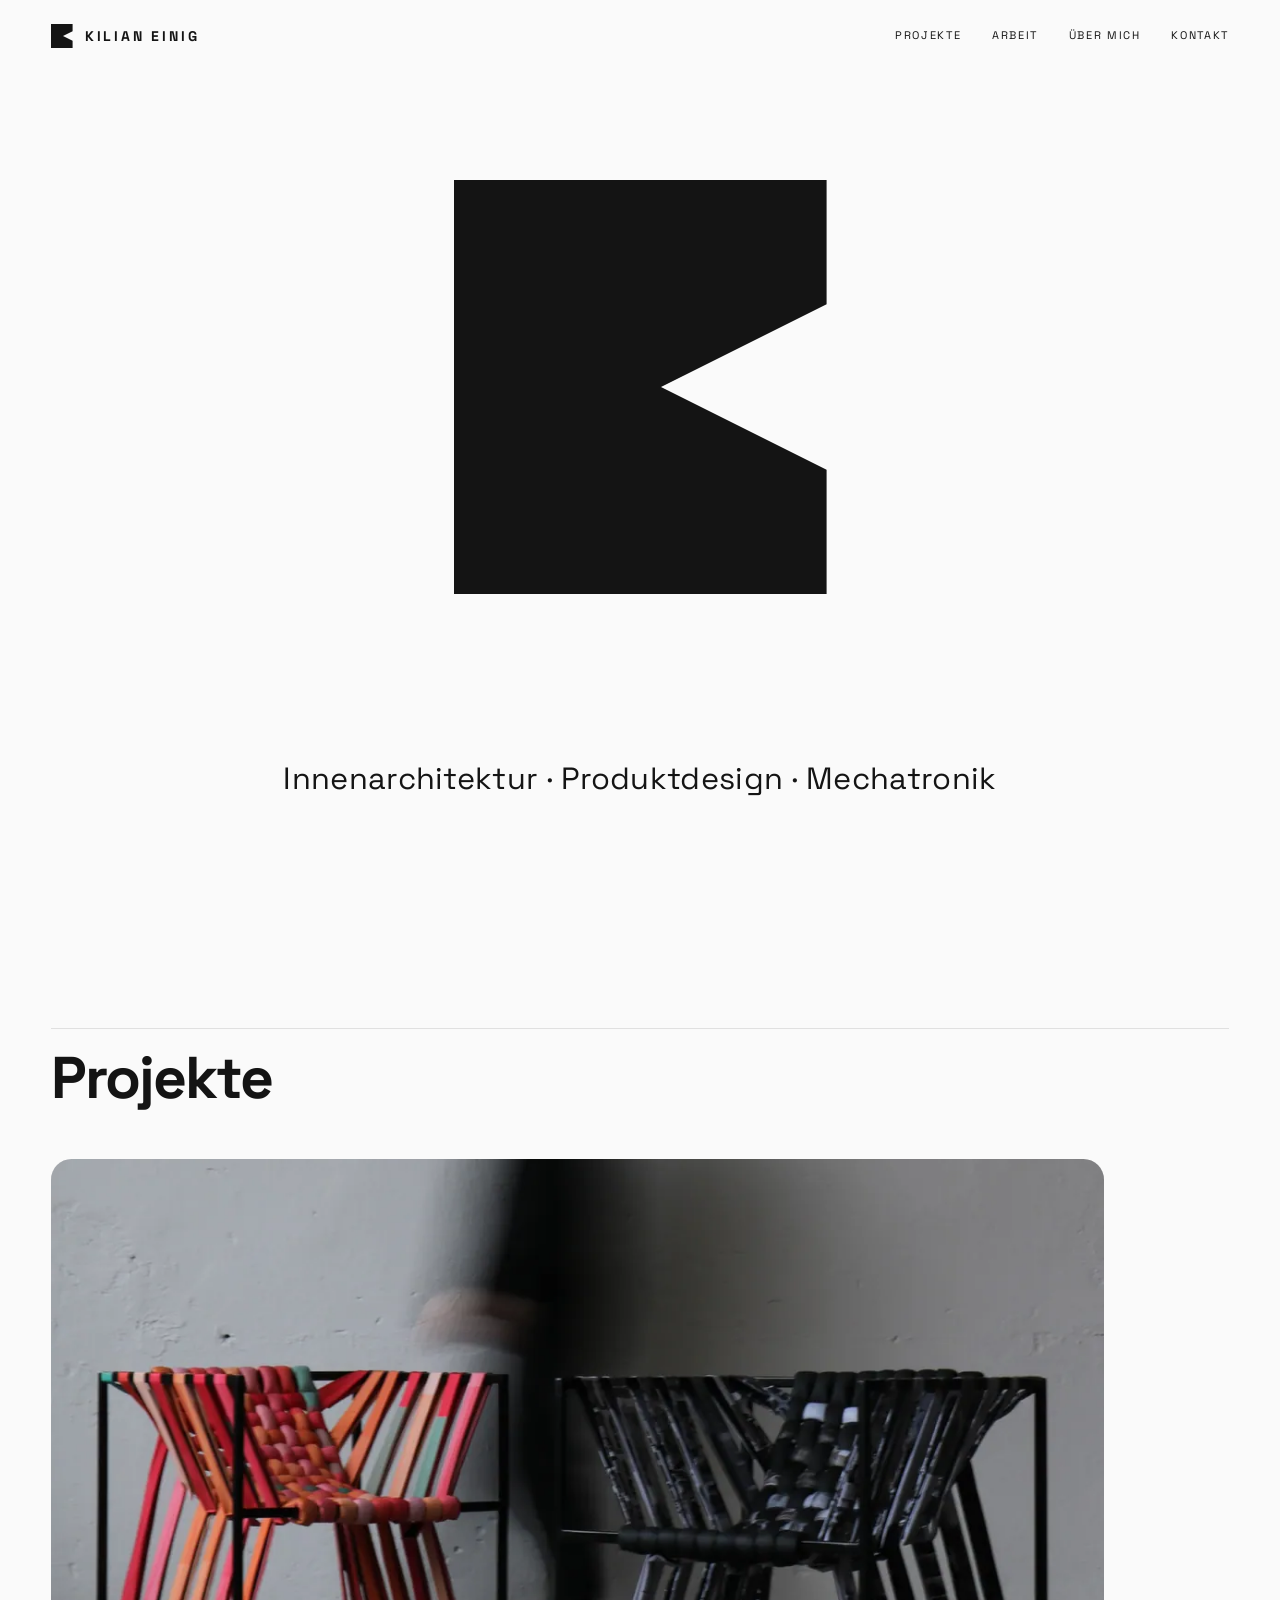
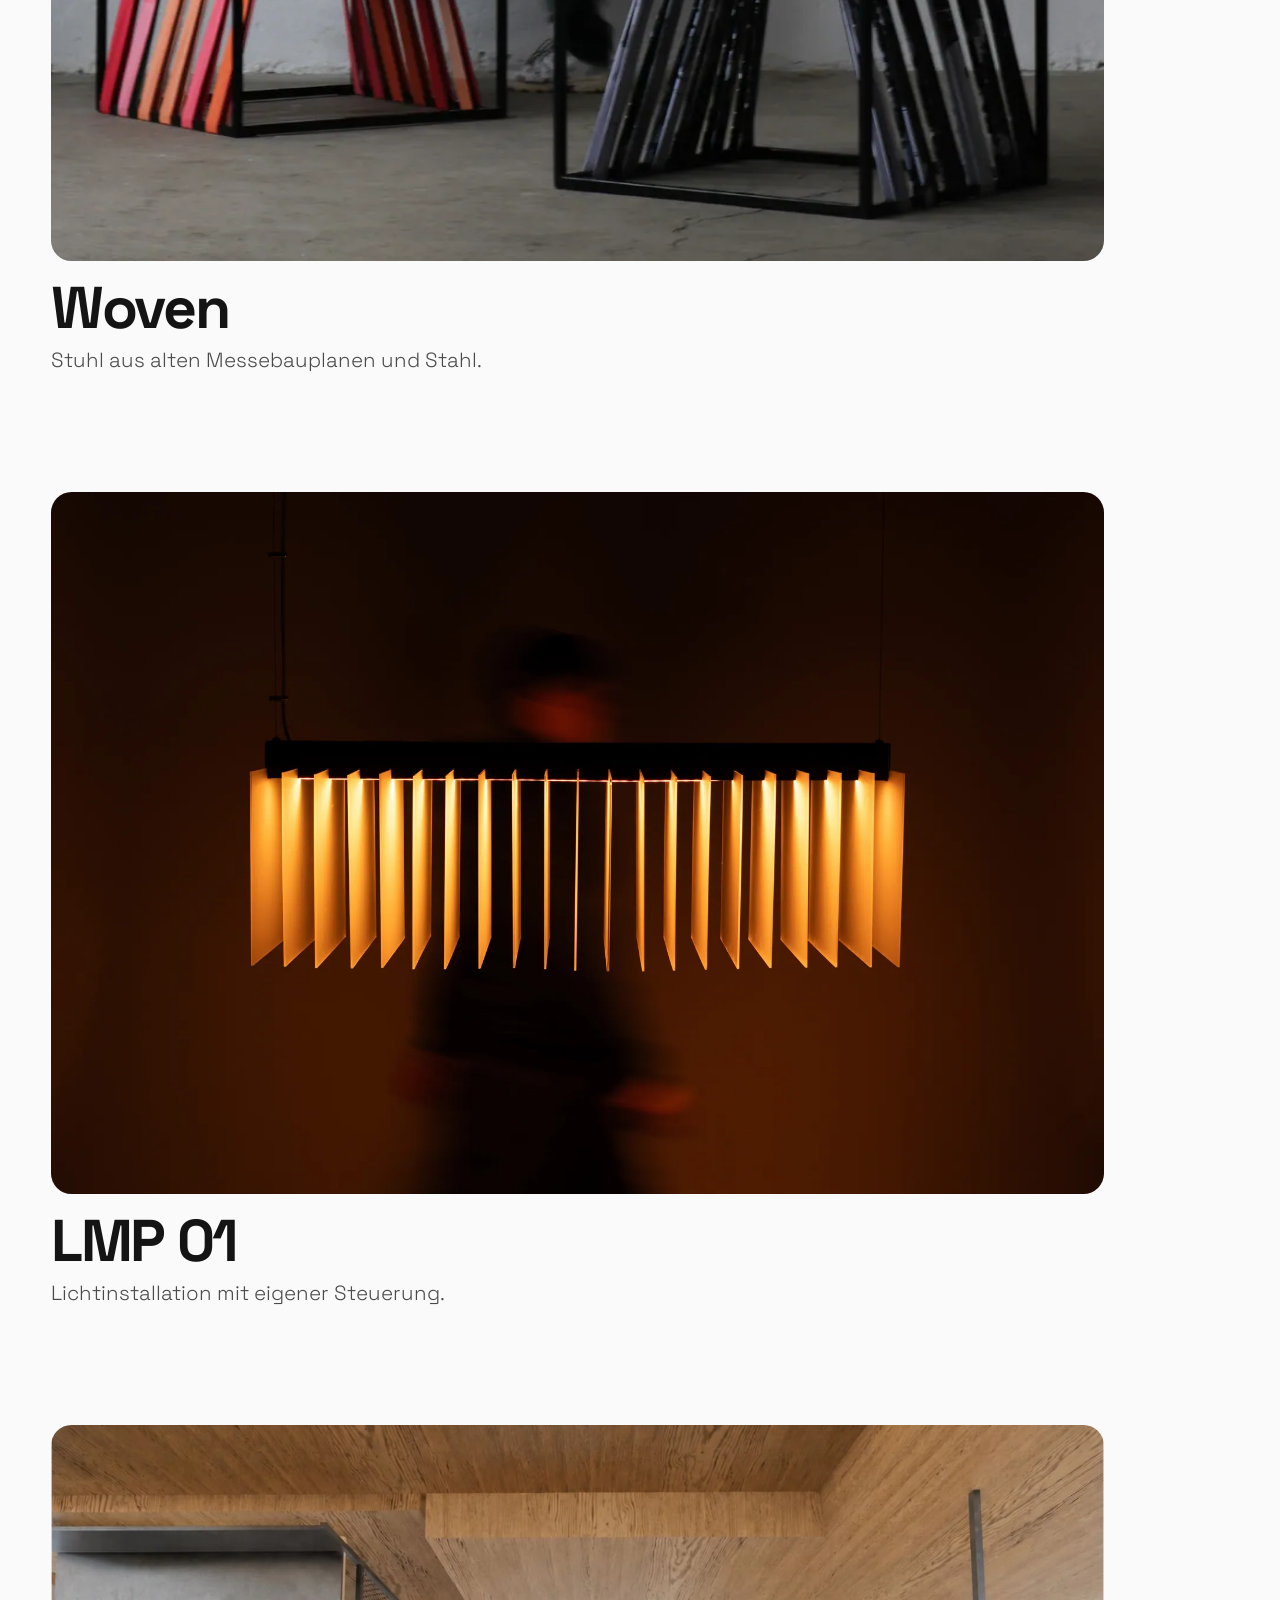
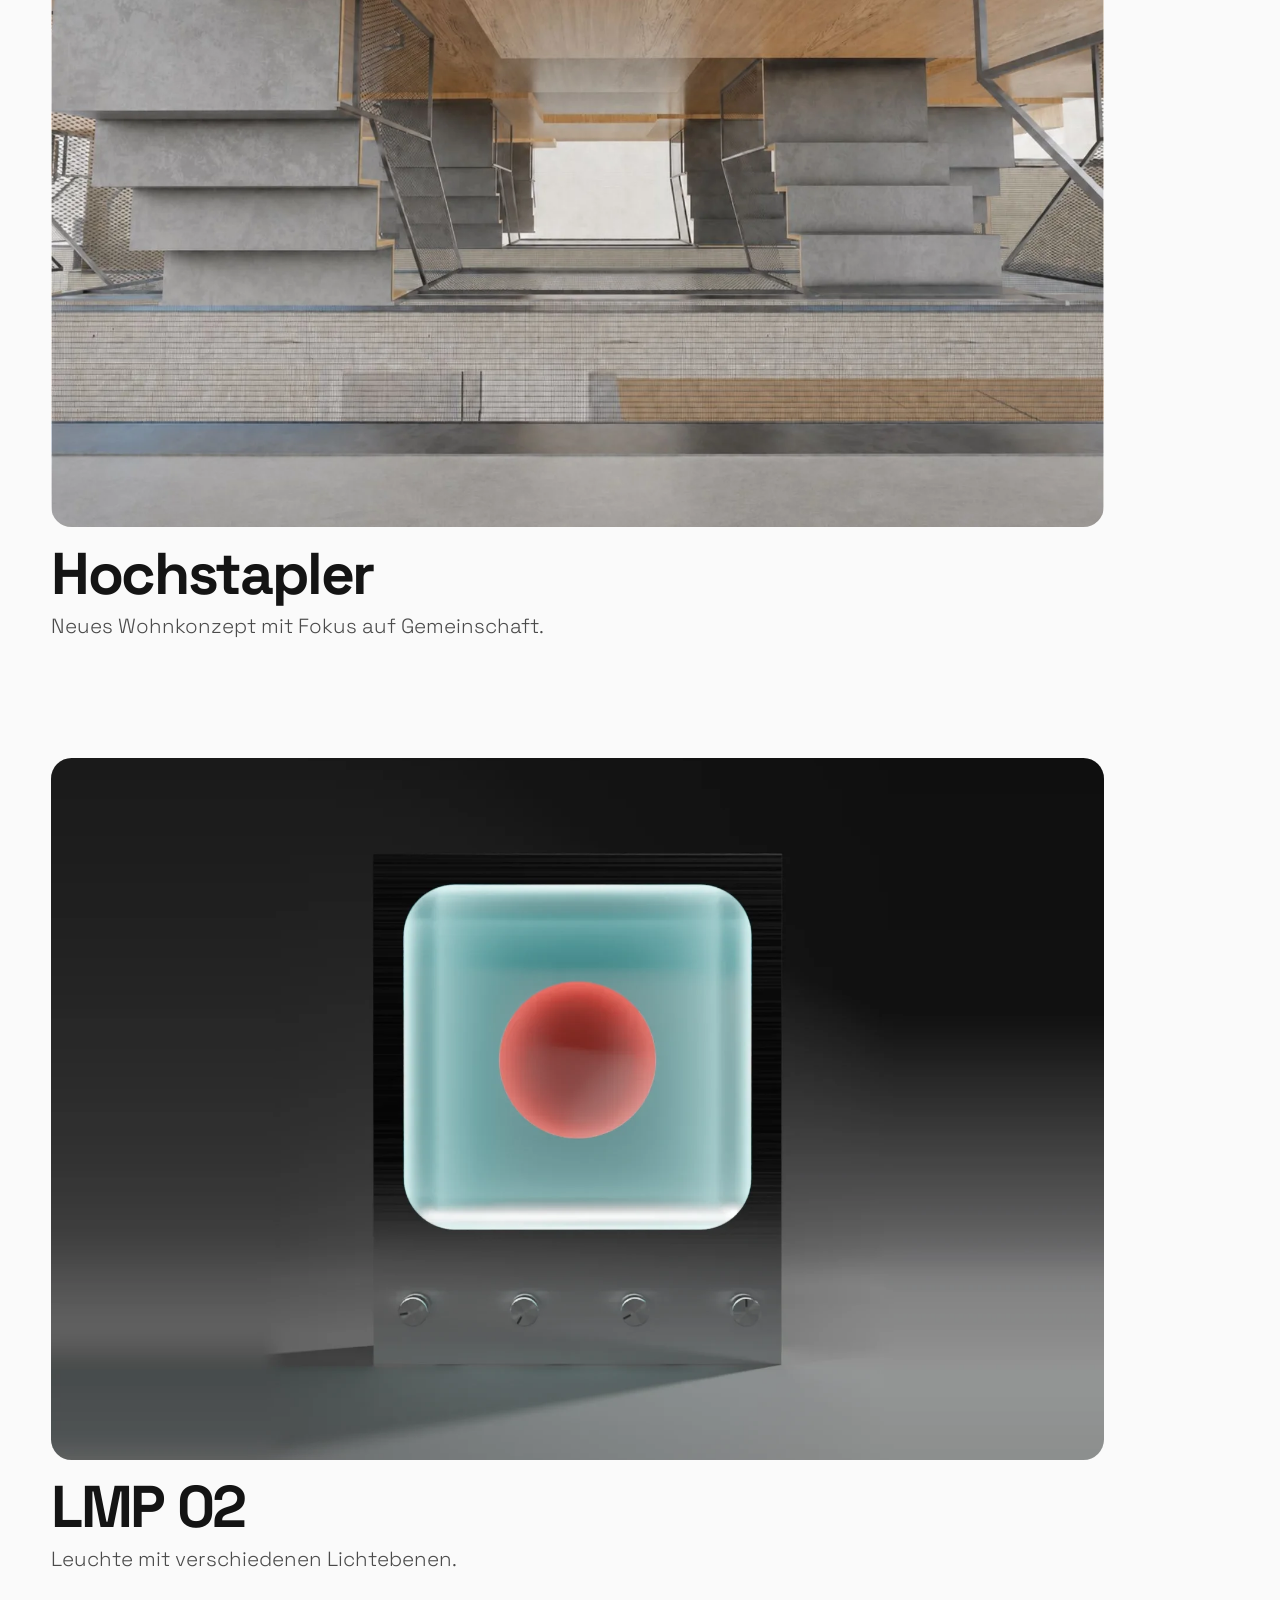
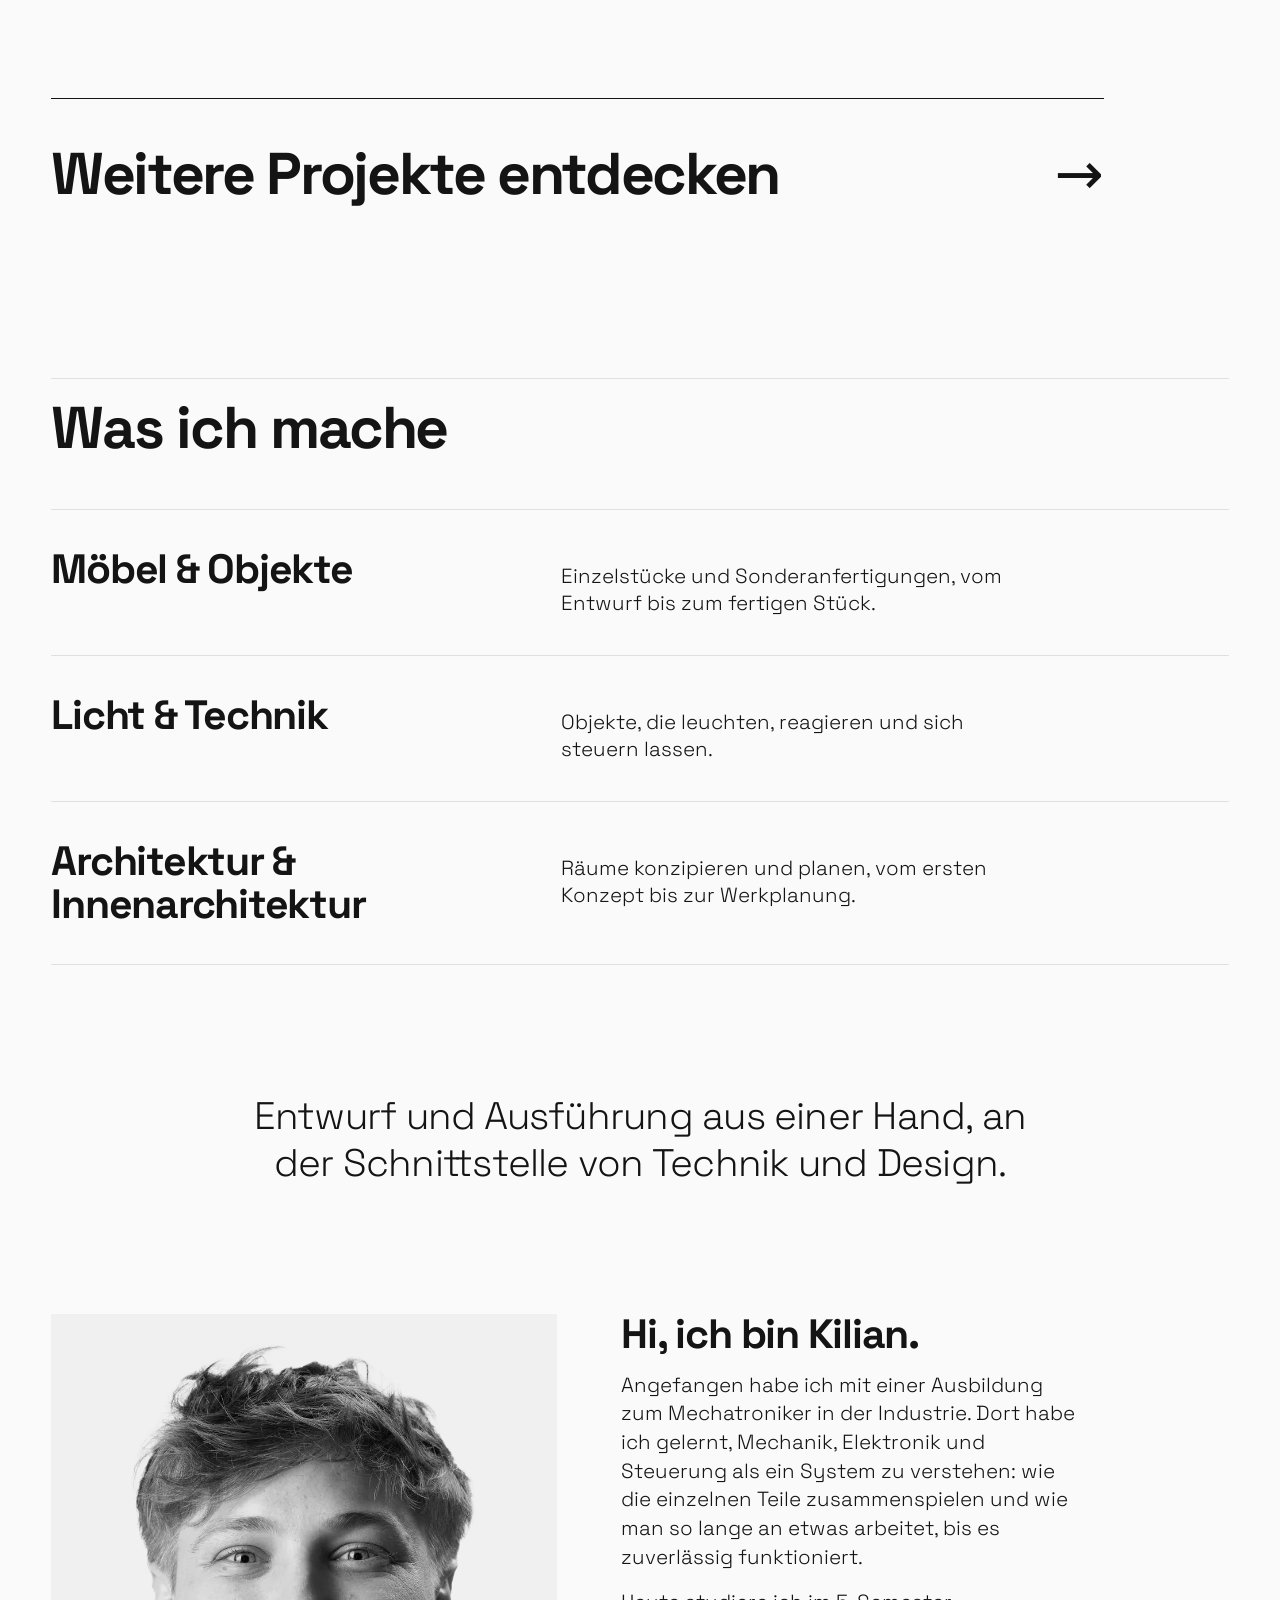
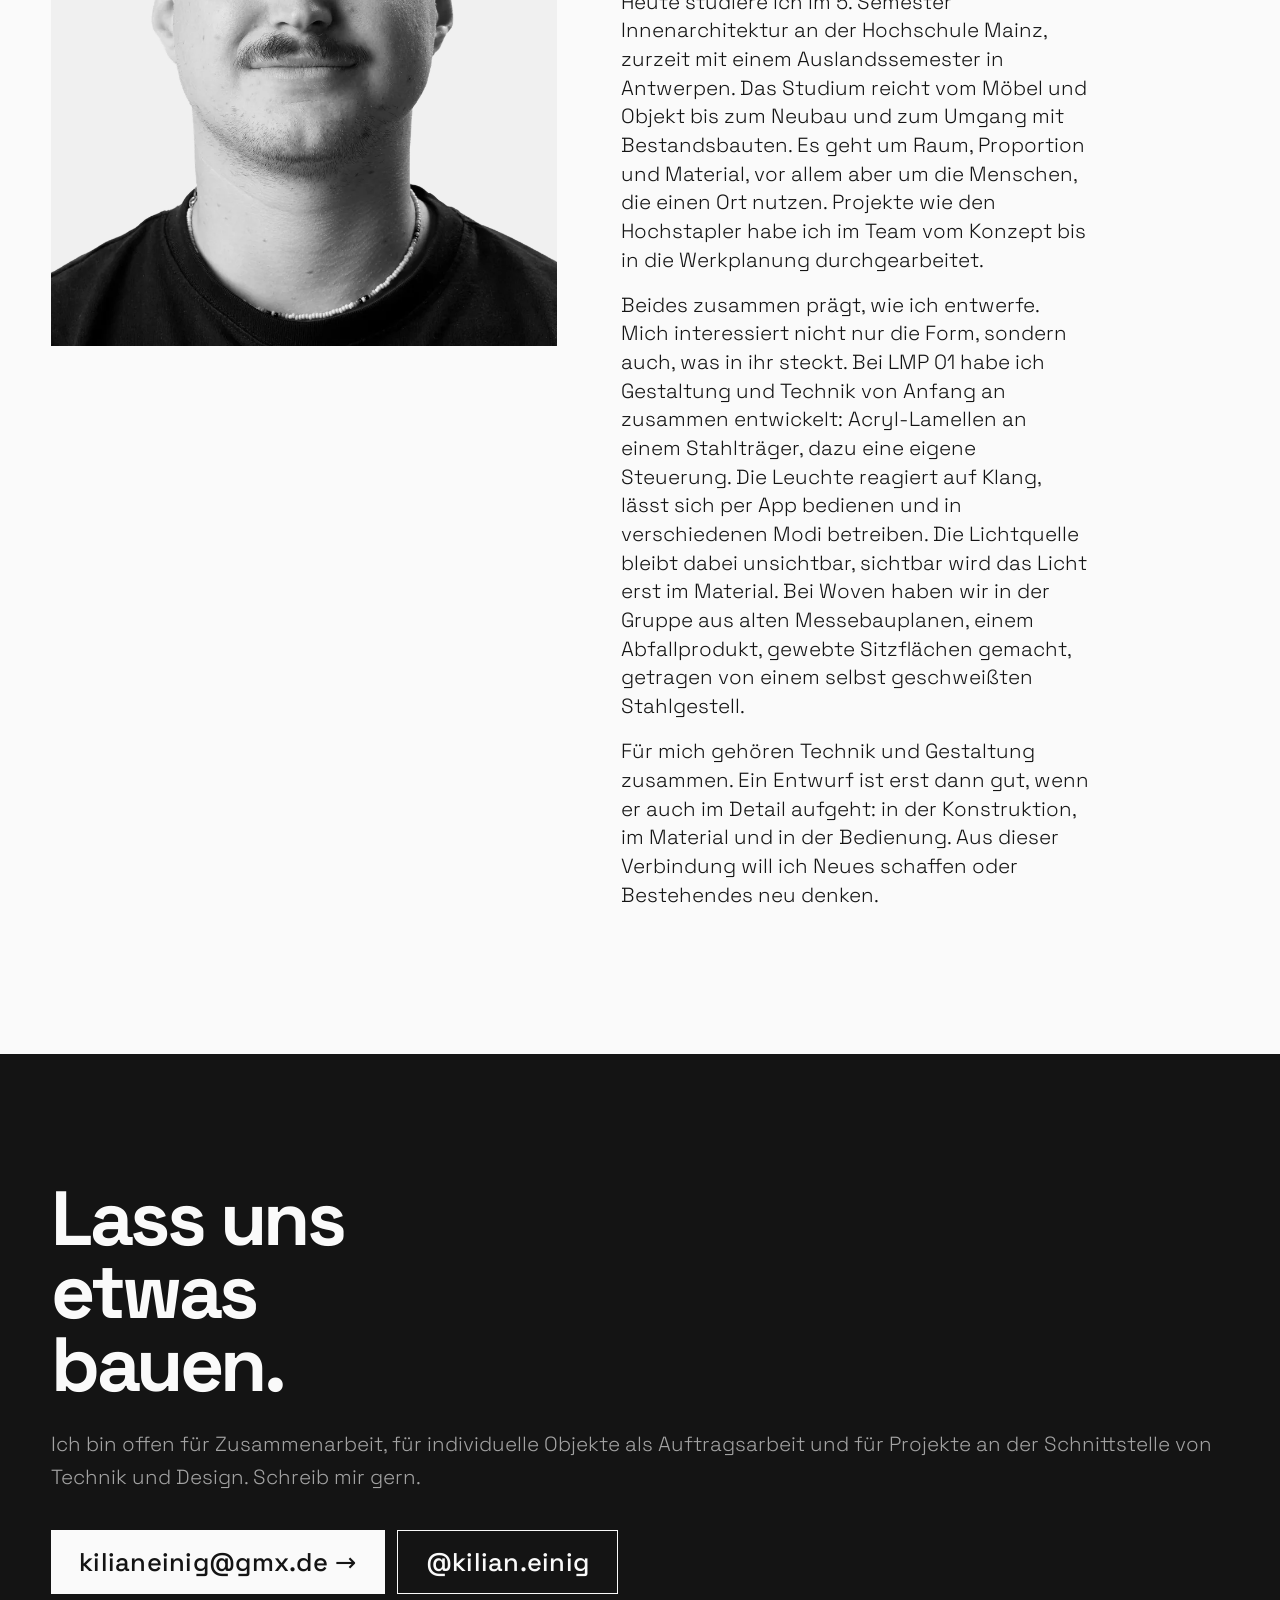
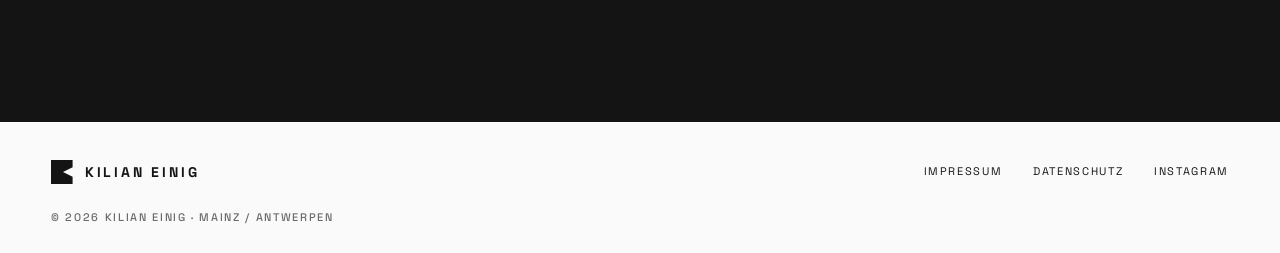
<file: index.html>
<!doctype html>
<html lang="de">
<head>
<meta charset="utf-8">
<meta name="viewport" content="width=device-width, initial-scale=1, viewport-fit=cover">
<title>Kilian Einig – Innenarchitektur, Produktdesign & Mechatronik</title>
<meta name="description" content="Kilian Einig – Mechatroniker und Student der Innenarchitektur. Möbel, Leuchten und Räume, vom Entwurf bis ins Detail.">
<link rel="canonical" href="https://kilianeinig.de/">
<meta name="author" content="Kilian Einig">
<meta property="og:type" content="website">
<meta property="og:title" content="Kilian Einig – Innenarchitektur, Produktdesign & Mechatronik">
<meta property="og:url" content="https://kilianeinig.de/">
<meta property="og:site_name" content="Kilian Einig">
<meta property="og:description" content="Möbel, Leuchten und Räume, vom Entwurf bis ins Detail.">
<meta property="og:image" content="https://kilianeinig.de/img/og-cover.jpg">
<meta property="og:image:width" content="1200">
<meta property="og:image:height" content="630">
<meta property="og:image:type" content="image/jpeg">
<meta name="twitter:card" content="summary_large_image">
<meta name="twitter:title" content="Kilian Einig – Innenarchitektur, Produktdesign & Mechatronik">
<meta name="twitter:description" content="Möbel, Leuchten und Räume, vom Entwurf bis ins Detail.">
<meta name="twitter:image" content="https://kilianeinig.de/img/og-cover.jpg">
<meta property="og:locale" content="de_DE">
<meta name="theme-color" content="#FAFAFA">
<meta name="google-site-verification" content="kuIJzWjY-RuJxqAMOksRUJtV9woZFyFK2RjqSHTH9n8">
<link rel="icon" type="image/png" sizes="32x32" href="/img/favicon-32.png?v=3">
<link rel="icon" type="image/png" sizes="192x192" href="/img/icon-192.png?v=3">
<link rel="shortcut icon" href="/favicon.ico?v=3">
<link rel="apple-touch-icon" sizes="180x180" href="/apple-touch-icon.png?v=3">
<link rel="manifest" href="site.webmanifest">
<link rel="preload" href="fonts/SpaceGrotesk-700.woff2" as="font" type="font/woff2" crossorigin>
<script type="application/ld+json">
{"@context":"https://schema.org","@graph":[
{"@type":"WebSite","@id":"https://kilianeinig.de/#website","url":"https://kilianeinig.de/","name":"Kilian Einig","inLanguage":"de"},
{"@type":"Person","@id":"https://kilianeinig.de/#person","name":"Kilian Einig","url":"https://kilianeinig.de/","image":"https://kilianeinig.de/img/portrait.webp","email":"mailto:kilianeinig@gmx.de",
"jobTitle":["Mechatroniker","Student der Innenarchitektur"],
"description":"Mechatroniker und Student der Innenarchitektur. Möbel, Leuchten und Räume, vom Entwurf bis ins Detail.",
"knowsAbout":["Innenarchitektur","Produktdesign","Möbeldesign","Lichtdesign","Mechatronik"],
"sameAs":["https://www.instagram.com/kilian.einig/"]}
]}
</script>
<link rel="stylesheet" href="css/style.css">

</head>
<body data-page="home">
<a class="skip" href="#main">Zum Inhalt springen</a>

<header class="nav" id="top">
  <div class="wrap nav-in">
    <a class="brand" href="#start" aria-label="Kilian Einig, nach oben"><svg viewBox="10 10 90 100" aria-hidden="true"><path d="M10,10 H100 V40 L60,60 L100,80 V110 H10 Z"/></svg><span>Kilian Einig</span></a>
    <nav class="links" aria-label="Hauptnavigation"><ul>
      <li><a href="projekte.html">Projekte</a></li>
      <li><a href="#arbeit">Arbeit</a></li>
      <li><a href="#ueber">Über mich</a></li>
      <li><a href="#kontakt">Kontakt</a></li>
    </ul></nav>
  </div>
</header>

<main id="main">
  <!-- 1 · Auftakt -->
  <section class="hero" id="start" aria-labelledby="h-hero">
    <div class="hero-img" id="hero-img">
      <span class="mark-wrap"><svg class="hero-mark" viewBox="10 10 90 100" role="img" aria-label="Logo von Kilian Einig"><path d="M10,10 H100 V40 L60,60 L100,80 V110 H10 Z"/></svg></span>
    </div>
    <div class="wrap hero-body">
      <div class="hero-copy">
        <h1 id="h-hero"><span class="vh">Kilian Einig – </span>Innenarchitektur · Produktdesign · Mechatronik</h1>
      </div>
    </div>
  </section>

  <!-- 2 · Projekte -->
  <section class="sec wrap" id="projekte" aria-labelledby="h-projekte">
    <h2 class="rule-title" id="h-projekte">Projekte</h2>
    <div class="stack" id="works"></div>
  </section>

  <!-- 3 · Was ich mache -->
  <section class="sec wrap" id="arbeit" aria-labelledby="h-arbeit">
    <h2 class="rule-title" id="h-arbeit">Was ich mache</h2>
    <ul class="felder" id="felder"></ul>
  </section>

  <!-- 4 · Über mich -->
  <section class="sec wrap" id="ueber" aria-labelledby="h-ueber">
    <h2 class="vh" id="h-ueber">Über mich</h2>
    <blockquote class="quote" id="zitat"></blockquote>
    <div class="about">
      <figure><img src="img/portrait.webp" alt="Porträt von Kilian Einig in Schwarzweiß" width="1600" height="1101" loading="lazy" decoding="async"></figure>
      <div class="about-copy">
        <h3>Hi, ich bin Kilian.</h3>
        <div id="about-text"></div>
      </div>
    </div>
  </section>
</main>



<!-- 8 · Kontakt -->
<section class="contact" id="kontakt" aria-labelledby="h-kontakt">
  <div class="wrap">
    <h2 id="h-kontakt"><span class="w">Lass</span> <span class="w">uns</span><br><span class="w">etwas</span><br><span class="w">bauen.</span></h2>
    <p class="contact-sub">Ich bin offen für Zusammenarbeit, für individuelle Objekte als Auftragsarbeit und für Projekte an der Schnittstelle von Technik und Design. Schreib mir gern.</p>
    <div class="contact-links">
      <a class="btn btn-light mail" id="mail" href="mailto:kilianeinig@gmx.de">kilianeinig@gmx.de →</a>
      <a class="btn btn-ghost" data-insta="name" href="https://www.instagram.com/kilian.einig/" target="_blank" rel="noopener">@kilian.einig</a>
    </div>
  </div>
</section>

<!-- 9 · Fuß -->
<footer class="foot">
  <div class="wrap foot-in">
    <a class="brand" href="#start"><svg viewBox="10 10 90 100" aria-hidden="true"><path d="M10,10 H100 V40 L60,60 L100,80 V110 H10 Z"/></svg><span>Kilian Einig</span></a>
    <nav class="links legal" aria-label="Rechtliches"><ul>
      <li><a href="impressum.html">Impressum</a></li>
      <li><a href="datenschutz.html">Datenschutz</a></li>
      <li><a data-insta href="https://www.instagram.com/kilian.einig/" target="_blank" rel="noopener">Instagram</a></li>
    </ul></nav>
  </div>
  <p class="wrap foot-line label muted" id="foot"></p>
</footer>

<script src="js/vendor/lenis.min.js"></script>
<script src="js/data.js"></script>
<script src="js/dims.js"></script>
<script src="js/main.js"></script>
</body>
</html>
</file>
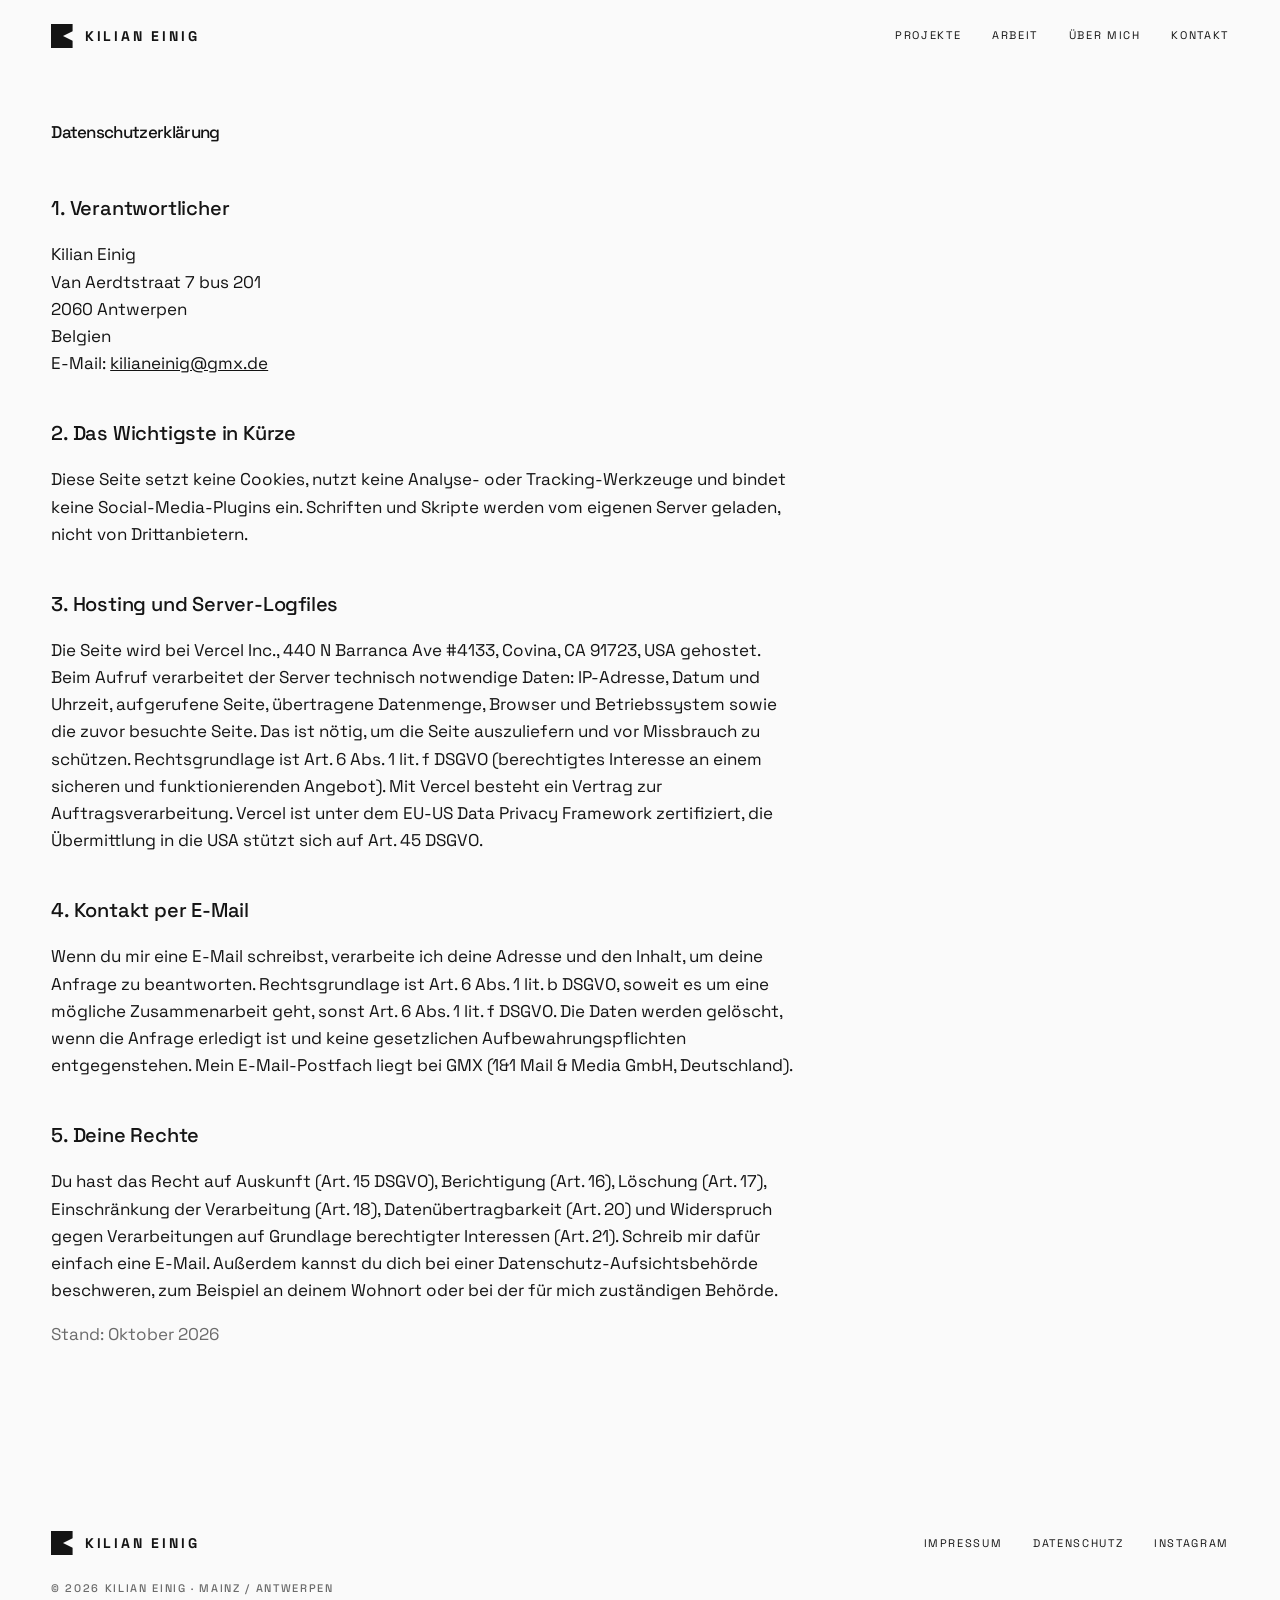
<file: datenschutz.html>
<!doctype html>
<html lang="de">
<head>
<meta charset="utf-8">
<meta name="robots" content="noindex, follow">
<meta name="viewport" content="width=device-width, initial-scale=1, viewport-fit=cover">
<title>Datenschutzerklärung – Kilian Einig</title>
<meta name="description" content="Datenschutzerklärung der Website von Kilian Einig.">
<link rel="canonical" href="https://kilianeinig.de/datenschutz.html">
<meta name="theme-color" content="#FAFAFA">
<link rel="icon" type="image/png" sizes="32x32" href="/img/favicon-32.png?v=3">
<link rel="icon" type="image/png" sizes="192x192" href="/img/icon-192.png?v=3">
<link rel="shortcut icon" href="/favicon.ico?v=3">
<link rel="apple-touch-icon" sizes="180x180" href="/apple-touch-icon.png?v=3">
<link rel="manifest" href="site.webmanifest">
<link rel="stylesheet" href="css/style.css">
</head>
<body data-page="recht">
<a class="skip" href="#main">Zum Inhalt springen</a>
<header class="nav" id="top">
  <div class="wrap nav-in">
    <a class="brand" href="./" aria-label="Kilian Einig, Startseite"><svg viewBox="10 10 90 100" aria-hidden="true"><path d="M10,10 H100 V40 L60,60 L100,80 V110 H10 Z"/></svg><span>Kilian Einig</span></a>
    <nav class="links" aria-label="Hauptnavigation"><ul>
      <li><a href="projekte.html">Projekte</a></li>
      <li><a href="./#arbeit">Arbeit</a></li>
      <li><a href="./#ueber">Über mich</a></li>
      <li><a href="./#kontakt">Kontakt</a></li>
    </ul></nav>
  </div>
</header>
<main id="main" class="wrap legal-page">
<h1>Datenschutzerklärung</h1>
<div class="legal-body">
<h2>1. Verantwortlicher</h2>
<p>Kilian Einig<br>Van Aerdtstraat 7 bus 201<br>2060 Antwerpen<br>Belgien<br>E-Mail: <a href="mailto:kilianeinig@gmx.de">kilianeinig@gmx.de</a></p>

<h2>2. Das Wichtigste in Kürze</h2>
<p>Diese Seite setzt keine Cookies, nutzt keine Analyse- oder Tracking-Werkzeuge und bindet keine Social-Media-Plugins ein. Schriften und Skripte werden vom eigenen Server geladen, nicht von Drittanbietern.</p>

<h2>3. Hosting und Server-Logfiles</h2>
<p>Die Seite wird bei Vercel Inc., 440 N Barranca Ave #4133, Covina, CA 91723, USA gehostet. Beim Aufruf verarbeitet der Server technisch notwendige Daten: IP-Adresse, Datum und Uhrzeit, aufgerufene Seite, übertragene Datenmenge, Browser und Betriebssystem sowie die zuvor besuchte Seite. Das ist nötig, um die Seite auszuliefern und vor Missbrauch zu schützen. Rechtsgrundlage ist Art. 6 Abs. 1 lit. f DSGVO (berechtigtes Interesse an einem sicheren und funktionierenden Angebot). Mit Vercel besteht ein Vertrag zur Auftragsverarbeitung. Vercel ist unter dem EU-US Data Privacy Framework zertifiziert, die Übermittlung in die USA stützt sich auf Art. 45 DSGVO.</p>

<h2>4. Kontakt per E-Mail</h2>
<p>Wenn du mir eine E-Mail schreibst, verarbeite ich deine Adresse und den Inhalt, um deine Anfrage zu beantworten. Rechtsgrundlage ist Art. 6 Abs. 1 lit. b DSGVO, soweit es um eine mögliche Zusammenarbeit geht, sonst Art. 6 Abs. 1 lit. f DSGVO. Die Daten werden gelöscht, wenn die Anfrage erledigt ist und keine gesetzlichen Aufbewahrungspflichten entgegenstehen. Mein E-Mail-Postfach liegt bei GMX (1&amp;1 Mail &amp; Media GmbH, Deutschland).</p>

<h2>5. Deine Rechte</h2>
<p>Du hast das Recht auf Auskunft (Art. 15 DSGVO), Berichtigung (Art. 16), Löschung (Art. 17), Einschränkung der Verarbeitung (Art. 18), Datenübertragbarkeit (Art. 20) und Widerspruch gegen Verarbeitungen auf Grundlage berechtigter Interessen (Art. 21). Schreib mir dafür einfach eine E-Mail. Außerdem kannst du dich bei einer Datenschutz-Aufsichtsbehörde beschweren, zum Beispiel an deinem Wohnort oder bei der für mich zuständigen Behörde.</p>

<p class="small muted">Stand: Oktober 2026</p>
</div>
</main>
<footer class="foot">
  <div class="wrap foot-in">
    <a class="brand" href="./"><svg viewBox="10 10 90 100" aria-hidden="true"><path d="M10,10 H100 V40 L60,60 L100,80 V110 H10 Z"/></svg><span>Kilian Einig</span></a>
    <nav class="links legal" aria-label="Rechtliches"><ul>
      <li><a href="impressum.html">Impressum</a></li>
      <li><a href="datenschutz.html">Datenschutz</a></li>
      <li><a data-insta href="https://www.instagram.com/kilian.einig/" target="_blank" rel="noopener">Instagram</a></li>
    </ul></nav>
  </div>
  <p class="wrap foot-line label muted" id="foot"></p>
</footer>
<script src="js/vendor/lenis.min.js"></script>
<script src="js/data.js"></script>
<script src="js/main.js"></script>
</body>
</html>
</file>
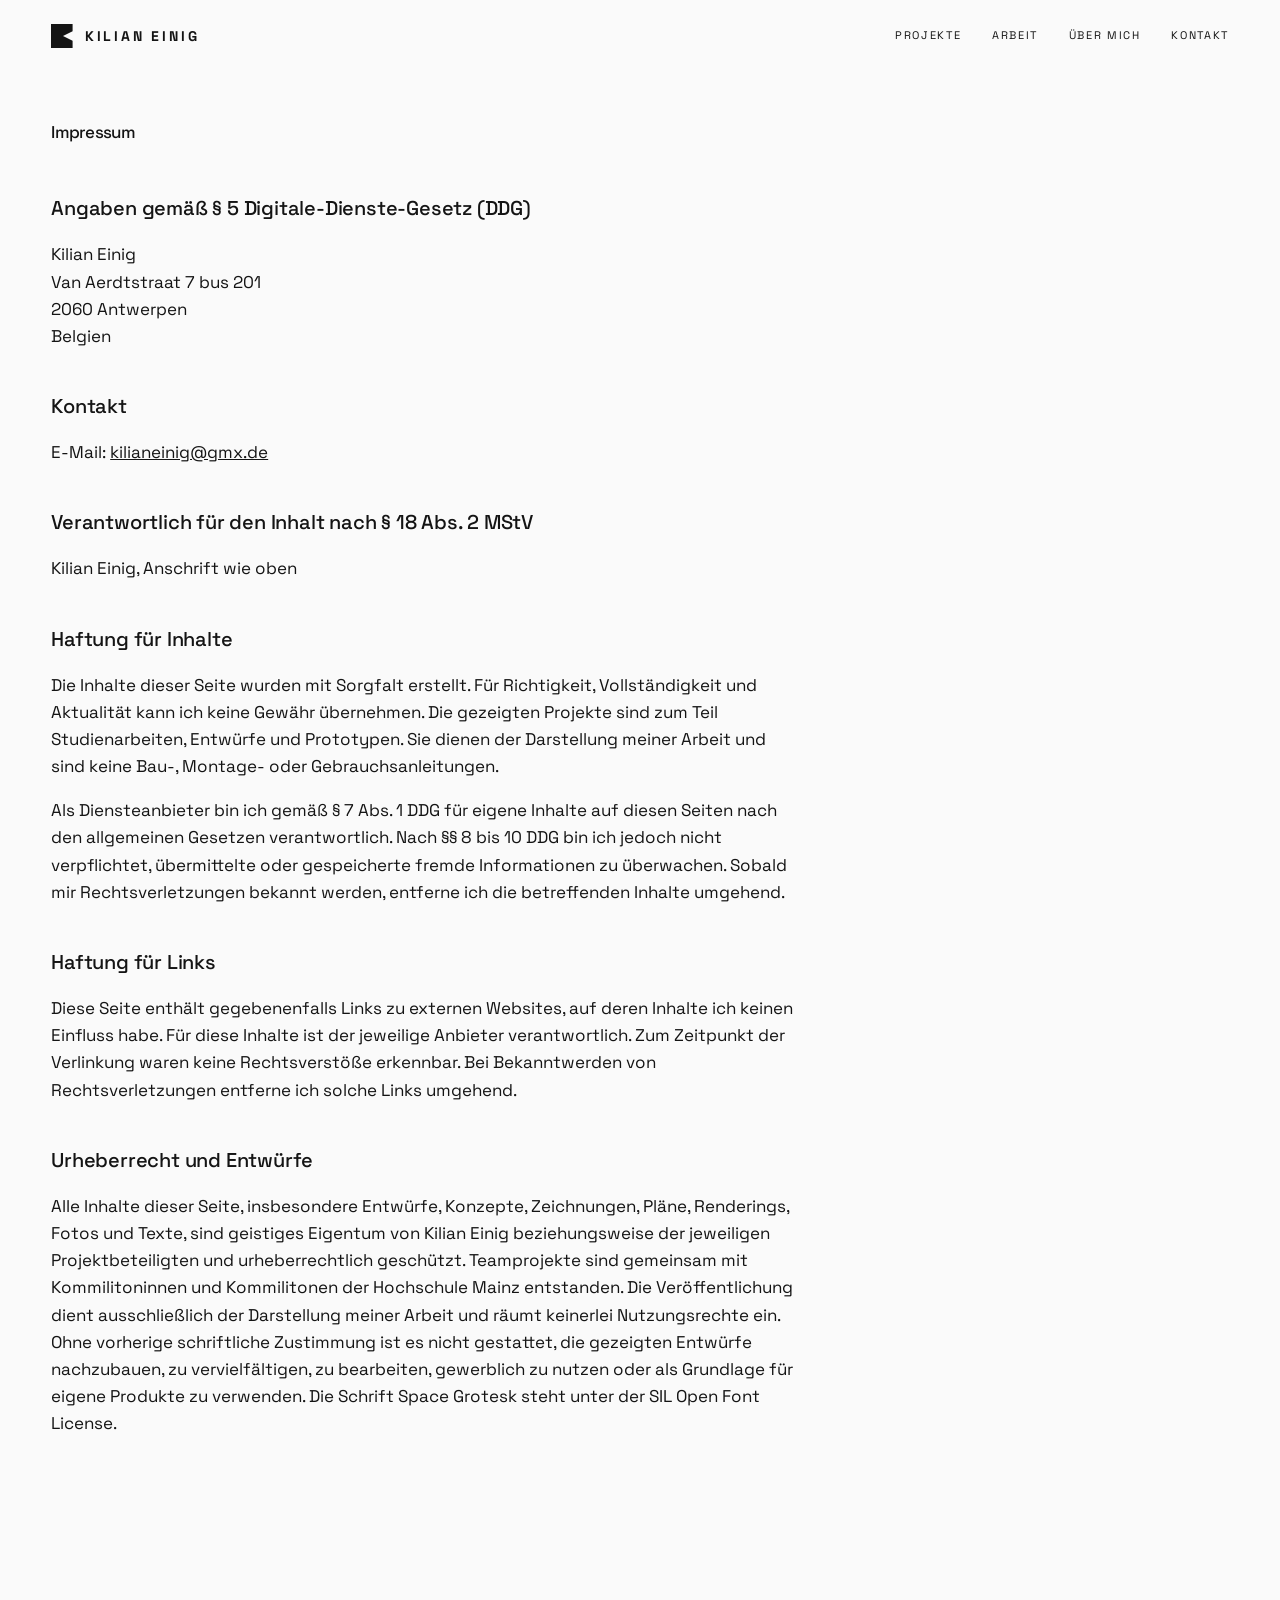
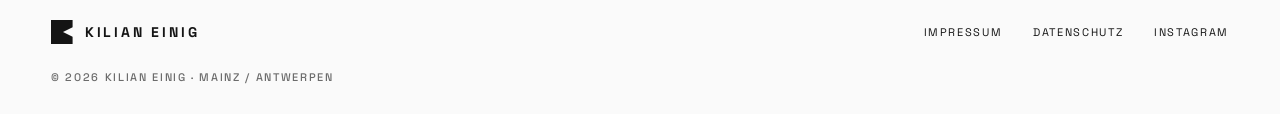
<file: impressum.html>
<!doctype html>
<html lang="de">
<head>
<meta charset="utf-8">
<meta name="robots" content="noindex, follow">
<meta name="viewport" content="width=device-width, initial-scale=1, viewport-fit=cover">
<title>Impressum – Kilian Einig</title>
<meta name="description" content="Impressum der Website von Kilian Einig.">
<link rel="canonical" href="https://kilianeinig.de/impressum.html">
<meta name="theme-color" content="#FAFAFA">
<link rel="icon" type="image/png" sizes="32x32" href="/img/favicon-32.png?v=3">
<link rel="icon" type="image/png" sizes="192x192" href="/img/icon-192.png?v=3">
<link rel="shortcut icon" href="/favicon.ico?v=3">
<link rel="apple-touch-icon" sizes="180x180" href="/apple-touch-icon.png?v=3">
<link rel="manifest" href="site.webmanifest">
<link rel="stylesheet" href="css/style.css">
</head>
<body data-page="recht">
<a class="skip" href="#main">Zum Inhalt springen</a>
<header class="nav" id="top">
  <div class="wrap nav-in">
    <a class="brand" href="./" aria-label="Kilian Einig, Startseite"><svg viewBox="10 10 90 100" aria-hidden="true"><path d="M10,10 H100 V40 L60,60 L100,80 V110 H10 Z"/></svg><span>Kilian Einig</span></a>
    <nav class="links" aria-label="Hauptnavigation"><ul>
      <li><a href="projekte.html">Projekte</a></li>
      <li><a href="./#arbeit">Arbeit</a></li>
      <li><a href="./#ueber">Über mich</a></li>
      <li><a href="./#kontakt">Kontakt</a></li>
    </ul></nav>
  </div>
</header>
<main id="main" class="wrap legal-page">
<h1>Impressum</h1>
<div class="legal-body">
<h2>Angaben gemäß § 5 Digitale-Dienste-Gesetz (DDG)</h2>
<p>Kilian Einig<br>Van Aerdtstraat 7 bus 201<br>2060 Antwerpen<br>Belgien</p>

<h2>Kontakt</h2>
<p>E-Mail: <a href="mailto:kilianeinig@gmx.de">kilianeinig@gmx.de</a></p>

<h2>Verantwortlich für den Inhalt nach § 18 Abs. 2 MStV</h2>
<p>Kilian Einig, Anschrift wie oben</p>

<h2>Haftung für Inhalte</h2>
<p>Die Inhalte dieser Seite wurden mit Sorgfalt erstellt. Für Richtigkeit, Vollständigkeit und Aktualität kann ich keine Gewähr übernehmen. Die gezeigten Projekte sind zum Teil Studienarbeiten, Entwürfe und Prototypen. Sie dienen der Darstellung meiner Arbeit und sind keine Bau-, Montage- oder Gebrauchsanleitungen.</p>
<p>Als Diensteanbieter bin ich gemäß § 7 Abs. 1 DDG für eigene Inhalte auf diesen Seiten nach den allgemeinen Gesetzen verantwortlich. Nach §§ 8 bis 10 DDG bin ich jedoch nicht verpflichtet, übermittelte oder gespeicherte fremde Informationen zu überwachen. Sobald mir Rechtsverletzungen bekannt werden, entferne ich die betreffenden Inhalte umgehend.</p>

<h2>Haftung für Links</h2>
<p>Diese Seite enthält gegebenenfalls Links zu externen Websites, auf deren Inhalte ich keinen Einfluss habe. Für diese Inhalte ist der jeweilige Anbieter verantwortlich. Zum Zeitpunkt der Verlinkung waren keine Rechtsverstöße erkennbar. Bei Bekanntwerden von Rechtsverletzungen entferne ich solche Links umgehend.</p>

<h2>Urheberrecht und Entwürfe</h2>
<p>Alle Inhalte dieser Seite, insbesondere Entwürfe, Konzepte, Zeichnungen, Pläne, Renderings, Fotos und Texte, sind geistiges Eigentum von Kilian Einig beziehungsweise der jeweiligen Projektbeteiligten und urheberrechtlich geschützt. Teamprojekte sind gemeinsam mit Kommilitoninnen und Kommilitonen der Hochschule Mainz entstanden. Die Veröffentlichung dient ausschließlich der Darstellung meiner Arbeit und räumt keinerlei Nutzungsrechte ein. Ohne vorherige schriftliche Zustimmung ist es nicht gestattet, die gezeigten Entwürfe nachzubauen, zu vervielfältigen, zu bearbeiten, gewerblich zu nutzen oder als Grundlage für eigene Produkte zu verwenden. Die Schrift Space Grotesk steht unter der SIL Open Font License.</p>
</div>
</main>
<footer class="foot">
  <div class="wrap foot-in">
    <a class="brand" href="./"><svg viewBox="10 10 90 100" aria-hidden="true"><path d="M10,10 H100 V40 L60,60 L100,80 V110 H10 Z"/></svg><span>Kilian Einig</span></a>
    <nav class="links legal" aria-label="Rechtliches"><ul>
      <li><a href="impressum.html">Impressum</a></li>
      <li><a href="datenschutz.html">Datenschutz</a></li>
      <li><a data-insta href="https://www.instagram.com/kilian.einig/" target="_blank" rel="noopener">Instagram</a></li>
    </ul></nav>
  </div>
  <p class="wrap foot-line label muted" id="foot"></p>
</footer>
<script src="js/vendor/lenis.min.js"></script>
<script src="js/data.js"></script>
<script src="js/main.js"></script>
</body>
</html>
</file>
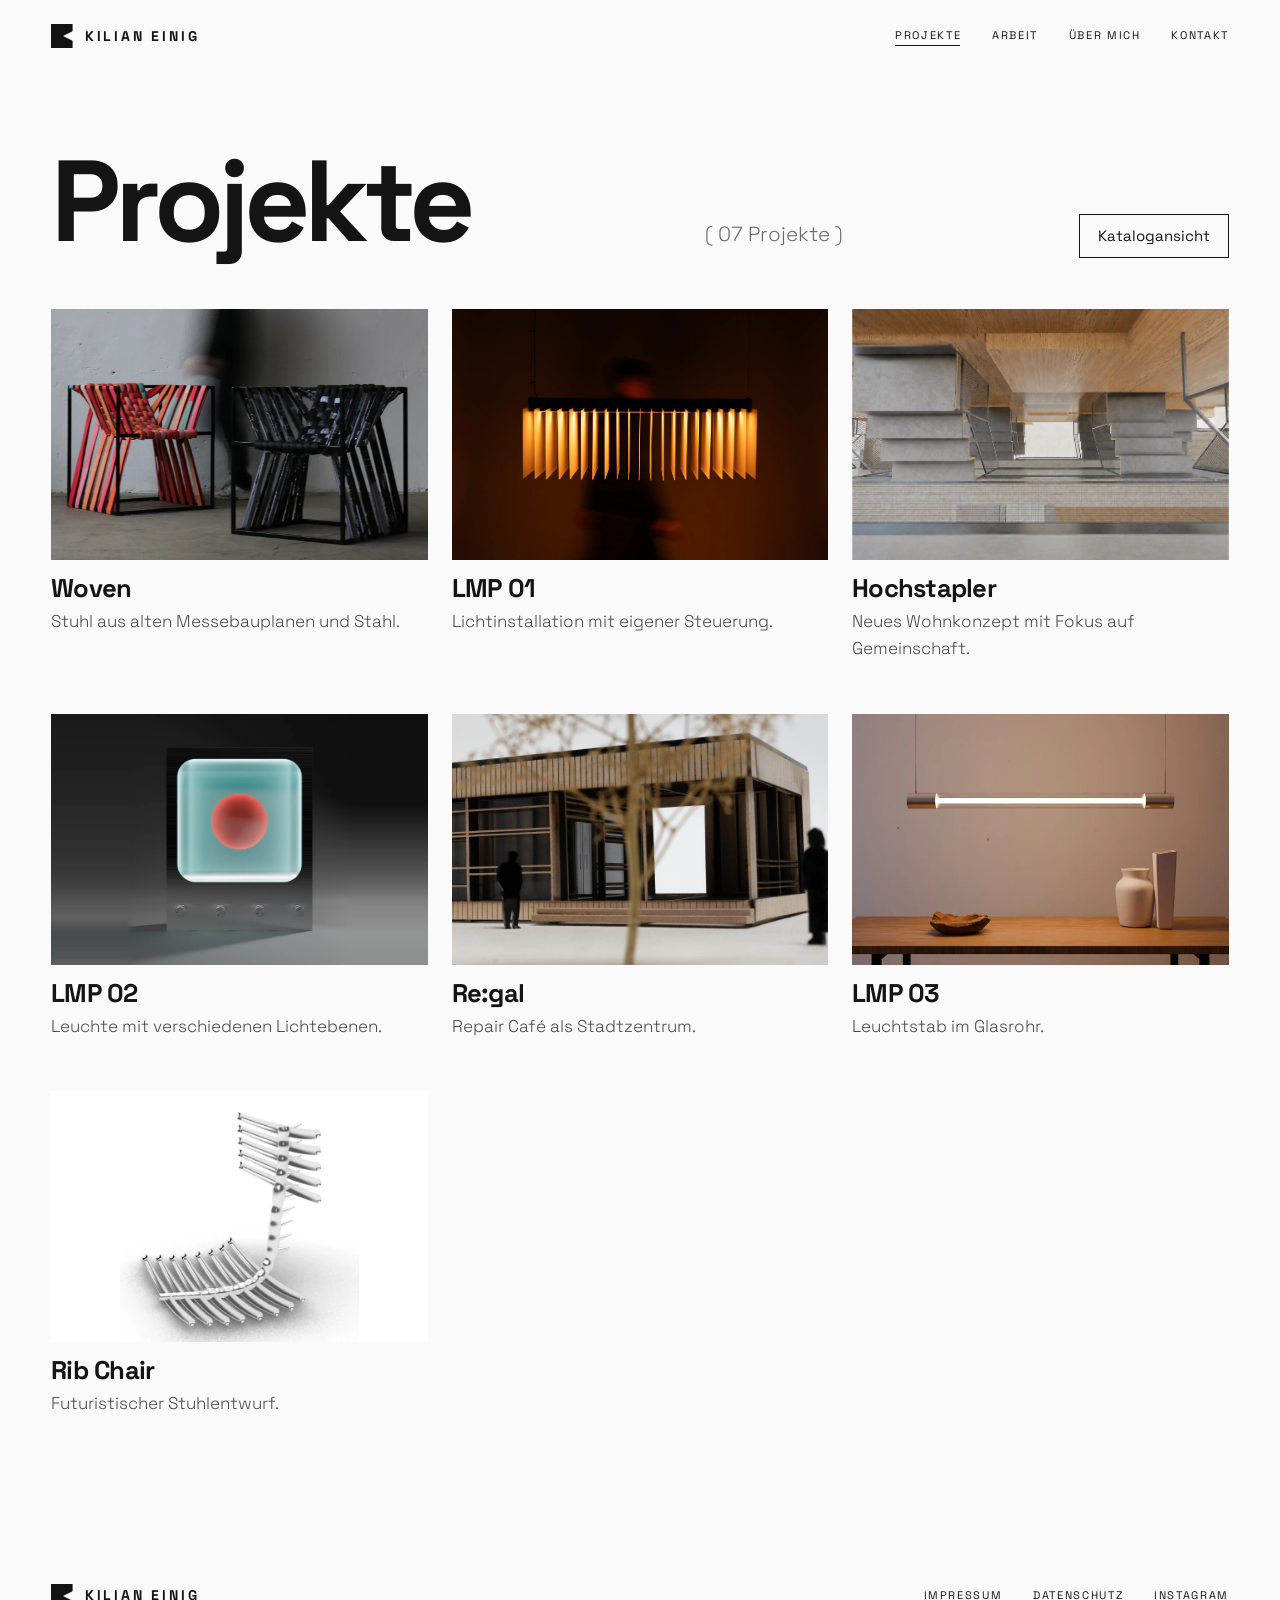
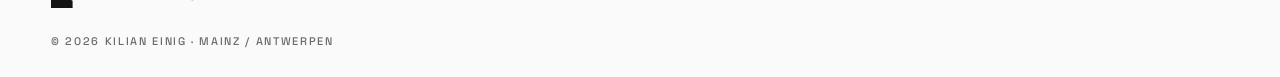
<file: projekt.html>
<!doctype html>
<html lang="de">
<head>
<meta charset="utf-8">
<meta name="viewport" content="width=device-width, initial-scale=1, viewport-fit=cover">
<title>Projekt – Kilian Einig</title>
<meta name="description" content="Projekt von Kilian Einig: Innenarchitektur, Produktdesign und Mechatronik.">
<meta name="theme-color" content="#FAFAFA">
<link rel="icon" type="image/png" sizes="32x32" href="/img/favicon-32.png?v=3">
<link rel="icon" type="image/png" sizes="192x192" href="/img/icon-192.png?v=3">
<link rel="shortcut icon" href="/favicon.ico?v=3">
<link rel="apple-touch-icon" sizes="180x180" href="/apple-touch-icon.png?v=3">
<link rel="manifest" href="site.webmanifest">
<link rel="preload" href="fonts/SpaceGrotesk-700.woff2" as="font" type="font/woff2" crossorigin>
<link rel="stylesheet" href="css/style.css">
</head>
<body data-page="projekt">
<a class="skip" href="#main">Zum Inhalt springen</a>
<header class="nav" id="top">
  <div class="wrap nav-in">
    <a class="brand" href="./" aria-label="Kilian Einig, Startseite"><svg viewBox="10 10 90 100" aria-hidden="true"><defs><linearGradient id="chrome" gradientUnits="userSpaceOnUse" x1="10" y1="18" x2="96" y2="104"><stop offset="0" stop-color="#8a929c"/><stop offset=".12" stop-color="#eef3f8"/><stop offset=".24" stop-color="#9fb3c6"/><stop offset=".35" stop-color="#ffffff"/><stop offset=".46" stop-color="#7f8a96"/><stop offset=".55" stop-color="#dcc6e8"/><stop offset=".63" stop-color="#eef3f8"/><stop offset=".74" stop-color="#8f9aa6"/><stop offset=".86" stop-color="#ffffff"/><stop offset="1" stop-color="#aab6c2"/><animateTransform attributeName="gradientTransform" type="translate" from="-55 0" to="55 0" dur="2.6s" repeatCount="indefinite"/></linearGradient></defs><path d="M10,10 H100 V40 L60,60 L100,80 V110 H10 Z"/></svg><span>Kilian Einig</span></a>
    <nav class="links" aria-label="Hauptnavigation"><ul>
      <li><a href="projekte.html">Projekte</a></li>
      <li><a href="./#arbeit">Arbeit</a></li>
      <li><a href="./#ueber">Über mich</a></li>
      <li><a href="./#kontakt">Kontakt</a></li>
    </ul></nav>
  </div>
</header>
<main id="main"><article id="projekt"><noscript><div class="wrap legal-page"><p>Diese Seite braucht JavaScript. <a href="./">Zur Startseite</a></p></div></noscript></article></main>
<dialog class="lb" id="lb" aria-label="Großansicht"><button type="button" class="x">Schließen</button><div><img src="" alt=""><p class="meta"></p></div></dialog>
<footer class="foot">
  <div class="wrap foot-in">
    <a class="brand" href="./"><svg viewBox="10 10 90 100" aria-hidden="true"><path d="M10,10 H100 V40 L60,60 L100,80 V110 H10 Z"/></svg><span>Kilian Einig</span></a>
    <nav class="links legal" aria-label="Rechtliches"><ul>
      <li><a href="impressum.html">Impressum</a></li>
      <li><a href="datenschutz.html">Datenschutz</a></li>
      <li><a data-insta href="https://www.instagram.com/kilian.einig/" target="_blank" rel="noopener">Instagram</a></li>
    </ul></nav>
  </div>
  <p class="wrap foot-line label muted" id="foot"></p>
</footer>
<script src="js/vendor/lenis.min.js"></script>
<script src="js/data.js"></script>
<script src="js/dims.js"></script>
<script src="js/main.js"></script>
<script src="js/lmp01.js"></script>
<script src="js/lmp02.js"></script>
</body>
</html>
</file>
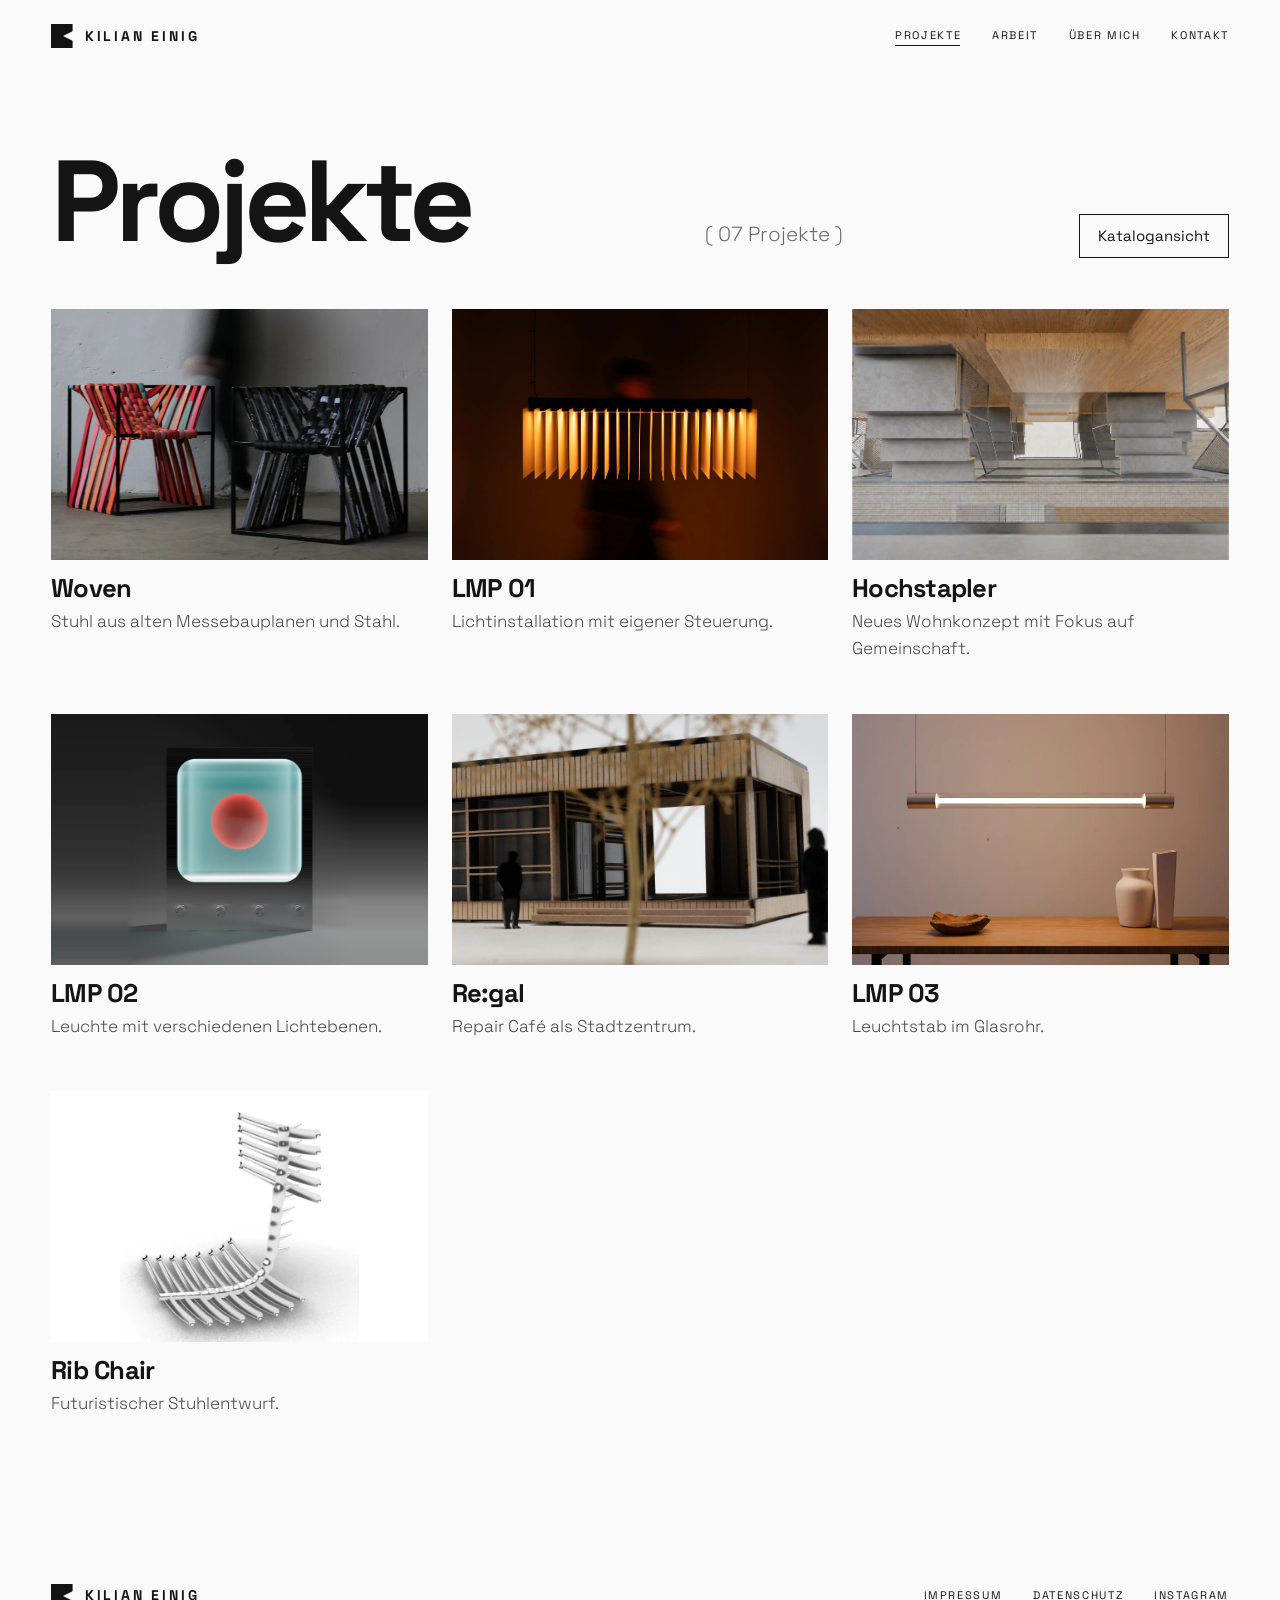
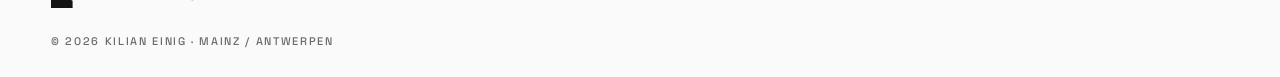
<file: projekte.html>
<!doctype html>
<html lang="de">
<head>
<meta charset="utf-8">
<meta name="viewport" content="width=device-width, initial-scale=1, viewport-fit=cover">
<title>Projekte – Kilian Einig</title>
<meta name="description" content="Alle Projekte von Kilian Einig: Möbel, Leuchten, Innenarchitektur und Technik – vom Entwurf bis zum gebauten Stück.">
<link rel="canonical" href="https://kilianeinig.de/projekte.html">
<meta name="theme-color" content="#FAFAFA">
<link rel="icon" type="image/png" sizes="32x32" href="/img/favicon-32.png?v=3">
<link rel="icon" type="image/png" sizes="192x192" href="/img/icon-192.png?v=3">
<link rel="shortcut icon" href="/favicon.ico?v=3">
<link rel="apple-touch-icon" sizes="180x180" href="/apple-touch-icon.png?v=3">
<link rel="manifest" href="site.webmanifest">
<link rel="preload" href="fonts/SpaceGrotesk-700.woff2" as="font" type="font/woff2" crossorigin>
<link rel="stylesheet" href="css/style.css">
</head>
<body data-page="uebersicht">
<a class="skip" href="#main">Zum Inhalt springen</a>
<header class="nav" id="top">
  <div class="wrap nav-in">
    <a class="brand" href="./" aria-label="Kilian Einig, Startseite"><svg viewBox="10 10 90 100" aria-hidden="true"><path d="M10,10 H100 V40 L60,60 L100,80 V110 H10 Z"/></svg><span>Kilian Einig</span></a>
    <nav class="links" aria-label="Hauptnavigation"><ul>
      <li><a href="projekte.html" aria-current="page">Projekte</a></li>
      <li><a href="./#arbeit">Arbeit</a></li>
      <li><a href="./#ueber">Über mich</a></li>
      <li><a href="./#kontakt">Kontakt</a></li>
    </ul></nav>
  </div>
</header>
<main id="main" class="wrap">
  <header class="ov-head">
    <h1>Projekte</h1>
    <p class="count muted" id="count"></p>
    <button type="button" class="kat-open" id="kat-open">Katalogansicht</button>
  </header>
  <div class="overview" id="overview"></div>
</main>
<footer class="foot">
  <div class="wrap foot-in">
    <a class="brand" href="./"><svg viewBox="10 10 90 100" aria-hidden="true"><path d="M10,10 H100 V40 L60,60 L100,80 V110 H10 Z"/></svg><span>Kilian Einig</span></a>
    <nav class="links legal" aria-label="Rechtliches"><ul>
      <li><a href="impressum.html">Impressum</a></li>
      <li><a href="datenschutz.html">Datenschutz</a></li>
      <li><a data-insta href="https://www.instagram.com/kilian.einig/" target="_blank" rel="noopener">Instagram</a></li>
    </ul></nav>
  </div>
  <p class="wrap foot-line label muted" id="foot"></p>
</footer>
<script src="js/vendor/lenis.min.js"></script>
<script src="js/data.js"></script>
<script src="js/dims.js"></script>
<script src="js/main.js"></script>
</body>
</html>
</file>
<file: css/style.css>
/* =========================================================
   Kilian Einig
   Schwarz und Weiß, keine Akzentfarbe. Tiefe entsteht nur aus Schriftgröße und Abstand.
   Eine Schrift: Space Grotesk (lokal, SIL OFL). Das Logo ist die Kerbe.
   ========================================================= */
@font-face{font-family:'Space Grotesk';src:url(../fonts/SpaceGrotesk-300.woff2) format('woff2');font-weight:300;font-display:swap}
@font-face{font-family:'Space Grotesk';src:url(../fonts/SpaceGrotesk-400.woff2) format('woff2');font-weight:400;font-display:swap}
@font-face{font-family:'Space Grotesk';src:url(../fonts/SpaceGrotesk-500.woff2) format('woff2');font-weight:500;font-display:swap}
@font-face{font-family:'Space Grotesk';src:url(../fonts/SpaceGrotesk-700.woff2) format('woff2');font-weight:700;font-display:swap}

:root{
  color-scheme:light;
  --paper:#FAFAFA;      /* Grund */
  --ink:#141414;        /* Schrift, Flächen, Logo */
  --surface:#F0F0F0;    /* Bildgrund vor dem Laden */
  --graphite:#4A4A4A;   /* Fließtext zweite Ebene */
  --stone:#6B6B6B;      /* gedämpfte Labels, 5:1 auf Grund */
  --rule:#E0E0E0;       /* Haarlinien */
  --mist:var(--surface);
  --stage:#141414; --on-stage:#FAFAFA; --on-stage-dim:#A3A3A3;
  --sans:'Space Grotesk',system-ui,-apple-system,'Segoe UI',sans-serif;
  --mono:var(--sans);
  --fs-hero:clamp(56px,8vw,128px);
  --fs-h2:clamp(36px,4.6vw,72px);
  --fs-row:clamp(28px,3.2vw,48px);
  --fs-lead:clamp(19px,1.6vw,24px);
  --fs-body:17px; --fs-small:15px; --fs-meta:11px;
  --gutter:max(16px,4vw); --max:1440px;
  --space-m:clamp(32px,4vw,56px); --space-l:clamp(88px,10vw,160px);
  --ease:cubic-bezier(.16,1,.3,1); --t-ui:200ms;
  --header-h:72px;
}

*{box-sizing:border-box}
html{-webkit-text-size-adjust:100%;scroll-behavior:smooth;scroll-padding-top:var(--header-h)}
html.lenis{scroll-behavior:auto}
body{margin:0;background:var(--paper);color:var(--ink);font:400 var(--fs-body)/1.6 var(--sans);-webkit-font-smoothing:antialiased;overflow-x:hidden}
img,video{display:block;max-width:100%;height:auto}
a{color:inherit}
button{font:inherit;color:inherit}
:focus-visible{outline:2px solid var(--ink);outline-offset:3px}
.wrap{max-width:var(--max);margin:0 auto;padding-left:max(var(--gutter),env(safe-area-inset-left,0px));padding-right:max(var(--gutter),env(safe-area-inset-right,0px))}
.vh{position:absolute;width:1px;height:1px;overflow:hidden;clip:rect(0 0 0 0);white-space:nowrap}
.skip{position:absolute;left:-999px;top:8px;background:var(--ink);color:var(--paper);padding:10px 14px;z-index:30}
.skip:focus{left:8px}
.label,.meta{font:500 var(--fs-meta)/1.4 var(--sans);text-transform:uppercase;letter-spacing:.15em}
.muted{color:var(--stone)}

/* ---------- Kopfleiste ---------- */
.nav{position:fixed;top:0;left:0;right:0;z-index:20;transition:background 300ms var(--ease),border-color 300ms var(--ease);border-bottom:1px solid transparent}
.nav.scrolled{background:rgba(250,250,250,.94);backdrop-filter:blur(12px);-webkit-backdrop-filter:blur(12px);border-bottom-color:var(--rule)}
body:not([data-page="home"]) .nav{position:sticky;background:rgba(250,250,250,.94);backdrop-filter:blur(12px);-webkit-backdrop-filter:blur(12px)}
.nav-in{height:var(--header-h);display:flex;align-items:center;gap:clamp(16px,3vw,40px)}
.brand{display:inline-flex;align-items:center;gap:12px;margin-right:auto;text-decoration:none;font-weight:700;text-transform:uppercase;letter-spacing:.2em;font-size:14px;min-height:44px}
.brand svg{height:24px;width:auto;fill:currentColor;flex:none}
.links ul{display:flex;gap:clamp(16px,2.4vw,36px);list-style:none;margin:0;padding:0}
.links a{position:relative;display:inline-flex;align-items:center;min-height:44px;text-decoration:none;font-size:11px;font-weight:400;text-transform:uppercase;letter-spacing:.15em}
.links a::after{content:"";position:absolute;left:0;right:.15em;bottom:12px;height:1px;background:currentColor;transform:scaleX(0);transform-origin:left;transition:transform 300ms var(--ease)}
.links a:hover::after,.links a[aria-current]::after{transform:scaleX(1)}
@media (max-width:860px){.nav .links li:not(:first-child):not(:last-child){display:none}.nav-in{gap:20px}}
@media (max-width:420px){.brand{letter-spacing:.14em;font-size:12px;gap:10px}.brand svg{height:20px}.nav-in{gap:16px}}

/* ---------- Auftakt ----------
   Bild unter der Kopfleiste, darunter Überschrift und Kerbe auf einer Linie. Alles passt in den ersten Bildschirm. */
.hero{min-height:100svh;display:flex;flex-direction:column;padding-top:var(--header-h)}
.hero-img{position:relative;flex:1 1 auto;min-height:280px;max-height:70svh;background:var(--paper);overflow:hidden}
/* Auftakt: groß nur das Logo, das sich von der Mitte aus öffnet. Der Name steht schon in der Kopfzeile. */
.hero-img{display:grid;place-items:center}
.hero-mark{display:block;height:clamp(150px,46svh,440px);width:auto;fill:var(--ink)}
/* Zwei Blenden in Papierfarbe geben das Logo von der Mitte aus frei (nur transform, läuft flüssig) */
.mark-wrap{position:relative;display:block}
.hero-pause{position:absolute;z-index:2;right:max(var(--gutter),env(safe-area-inset-right,0px));bottom:16px;min-height:44px;padding:0 14px;border:1px solid var(--ink);background:var(--paper);cursor:pointer}
.hero-pause:hover{background:var(--ink);color:var(--paper)}
@keyframes settle{from{transform:scale(1.06)}}
.hero-body{display:flex;align-items:center;justify-content:center;text-align:center;gap:24px;padding-top:clamp(16px,2vw,24px);padding-bottom:clamp(28px,4vw,56px);width:100%}
.hero-copy{min-width:0;width:100%;display:block;text-align:center}
.hero .label{margin:0}
.hero h1{margin:clamp(20px,2.6vw,34px) 0 0;font-size:clamp(20px,2.4vw,34px);font-weight:400;letter-spacing:.01em;line-height:1.3;color:var(--ink)}
.hero-cta{display:flex;flex-wrap:wrap;align-items:center;gap:16px 28px;margin-top:clamp(20px,2.4vw,32px)}
@media (max-width:760px){
  .hero{min-height:0}
  .hero-img{flex:none;height:46svh;max-height:none}
  .hero-mark{height:min(30svh,64vw)}
}

.btn{display:inline-flex;align-items:center;min-height:52px;padding:0 24px;background:var(--ink);color:var(--paper);text-decoration:none;font-weight:500;font-size:15px;letter-spacing:.01em;transition:background var(--t-ui),color var(--t-ui)}
.btn:hover{background:#333}
.btn-light{background:var(--paper);color:var(--ink)}
.btn-light:hover{background:#dcdcdc}
.tlink{display:inline-flex;align-items:center;min-height:44px;font-size:15px;text-decoration:underline;text-underline-offset:4px;text-decoration-thickness:1px}
.tlink:hover{text-decoration-thickness:2px}

/* ---------- Abschnitte ---------- */
.sec{padding-block:var(--space-l) 0}
.sec-head{display:flex;flex-wrap:wrap;align-items:baseline;justify-content:space-between;gap:12px 24px;margin-bottom:var(--space-m)}
.sec-head h2,.rule-title{margin:0;font-size:var(--fs-h2);font-weight:700;letter-spacing:-.035em;line-height:1}
.count{margin:0;font-size:var(--fs-lead);font-weight:300}
a.count{font-weight:400}
.rule-title{border-top:1px solid var(--rule);padding-top:20px;margin-bottom:var(--space-m)}

/* ---------- Projekte auf der Startseite: groß, eins nach dem anderen ---------- */
.stack{display:flex;flex-direction:column;gap:clamp(72px,9vw,140px)}
.big{display:block;text-decoration:none;container-type:inline-size}
.big-ph{position:relative;overflow:hidden;background:var(--surface);aspect-ratio:3 / 2;width:min(100%,calc(78svh * 1.5));border-radius:clamp(14px,1.6vw,22px)}
.big-ph img{width:100%;height:100%;transition:transform 900ms var(--ease)}
.big:hover .big-ph img{transform:scale(1.03)}
.big-cap{display:grid;row-gap:6px;padding-top:18px;width:min(100%,calc(78svh * 1.5))}
.big-cap h3{margin:0;font-size:var(--fs-h2);font-weight:700;letter-spacing:-.04em;line-height:1}
.big-kurz{margin:0;font-weight:300;font-size:var(--fs-lead);color:var(--graphite)}
.big:hover h3{text-decoration:underline;text-decoration-thickness:3px;text-underline-offset:6px}
/* Button unter den vier Projekten zur vollständigen Übersicht */
.big-more{display:flex;align-items:baseline;justify-content:space-between;gap:24px;width:min(100%,calc(78svh * 1.5));margin-top:8px;padding:28px 0;border-top:1px solid var(--ink);text-decoration:none;color:var(--ink)}
.big-more span:first-child{font-size:var(--fs-h2);font-weight:700;letter-spacing:-.04em;line-height:1}
.big-more span:last-child{font-size:var(--fs-h2);transition:transform 250ms var(--ease)}
.big-more:hover span:last-child{transform:translateX(.18em)}

/* ---------- Was ich mache: Titel und ein starker Satz ---------- */
.felder{list-style:none;margin:0;padding:0}
.feld{display:grid;grid-template-columns:minmax(0,5fr) minmax(0,7fr);gap:12px 32px;align-items:baseline;padding-block:clamp(28px,3vw,44px);border-bottom:1px solid var(--rule)}
.felder .feld:first-child{border-top:1px solid var(--rule)}
.feld h3{margin:0;font-size:var(--fs-row);font-weight:700;letter-spacing:-.03em;line-height:1.05}
.feld-text{margin:0;font-size:var(--fs-lead);font-weight:300;line-height:1.3;max-width:34ch}
@media (max-width:760px){.feld{grid-template-columns:1fr}}

/* ---------- Über mich ---------- */
.quote{margin:0 auto var(--space-l);max-width:800px;text-align:center}
.quote p{margin:0;font-size:clamp(28px,3vw,48px);font-weight:300;letter-spacing:-.02em;line-height:1.2;text-wrap:balance}
.about{display:grid;grid-template-columns:minmax(0,5fr) minmax(0,6fr);gap:clamp(24px,5vw,80px);align-items:start}
.about figure{margin:0;background:var(--surface)}
.about figure img{width:100%;aspect-ratio:4/5;object-fit:cover;object-position:59% 30%;filter:grayscale(1)}
.about-copy h3{margin:0 0 16px;font-size:var(--fs-row);font-weight:700;letter-spacing:-.03em;line-height:1}
.about-copy p{margin:0 0 .8em;font-weight:300;font-size:var(--fs-lead);line-height:1.4;max-width:36ch}
.chips-title{margin:28px 0 10px}
.chips{display:flex;flex-wrap:wrap;gap:8px;list-style:none;margin:0;padding:0}
.chips li{border:1px solid var(--ink);padding:9px 14px}
@media (max-width:760px){.about{grid-template-columns:1fr}}

/* ---------- Projektübersicht ---------- */
.ov-head{display:flex;flex-wrap:wrap;align-items:baseline;justify-content:space-between;gap:12px 24px;padding-block:clamp(40px,6vw,88px) var(--space-m)}
.ov-head h1{margin:0;font-size:clamp(56px,9vw,148px);font-weight:700;letter-spacing:-.05em;line-height:.9}
.overview{display:grid;grid-template-columns:repeat(3,minmax(0,1fr));gap:clamp(32px,4vw,56px) 24px;padding-bottom:var(--space-l)}
.tile{display:block;text-decoration:none;min-width:0}
.tile-ph{position:relative;aspect-ratio:3 / 2;overflow:hidden;background:var(--surface)}
.tile-ph img{width:100%;height:100%;transition:transform 700ms var(--ease)}
.tile:hover .tile-ph img{transform:scale(1.04)}
.tile-cap{display:flex;justify-content:space-between;align-items:baseline;gap:12px;padding-top:14px}
.tile-cap h2,.tile-cap h3{margin:0;font-size:clamp(22px,2vw,30px);font-weight:700;letter-spacing:-.03em;line-height:1.1}
.tile-cap .label{margin:0;white-space:nowrap}
.tile-kurz{margin:6px 0 0;font-weight:300;color:var(--graphite)}
.tile:hover h2,.tile:hover h3{text-decoration:underline;text-decoration-thickness:2px;text-underline-offset:4px}
@media (max-width:900px){.overview{grid-template-columns:repeat(2,minmax(0,1fr))}}
@media (max-width:520px){#works.overview{grid-template-columns:1fr;gap:40px}#works .tile-cap{flex-direction:row;align-items:baseline}#works .tile-cap h3{font-size:22px}#works .tile-kurz{font-size:16px}
.overview{gap:28px 12px}.tile-cap{flex-direction:column;gap:4px;padding-top:10px}.tile-cap h2,.tile-cap h3{font-size:19px}.tile-kurz{font-size:14px}}

/* ---------- Kontakt ---------- */
.contact{background:var(--ink);color:var(--paper);padding-block:var(--space-l);margin-top:var(--space-l)}
.contact h2{margin:0;font-size:clamp(48px,6vw,96px);font-weight:700;letter-spacing:-.045em;line-height:.95}
.contact h2 .w{display:inline-block}
.contact-sub{margin:28px 0 36px;font-weight:300;font-size:var(--fs-lead);color:var(--on-stage-dim)}
.contact-links{display:flex;flex-wrap:wrap;gap:12px}
.btn-ghost{background:transparent;color:var(--paper);border:1px solid var(--paper);min-height:64px;padding:0 28px;font-size:clamp(18px,2vw,26px)}
.btn-ghost:hover{background:var(--paper);color:var(--ink)}
.contact .mail{min-height:64px;padding:0 28px;font-size:clamp(18px,2vw,26px);overflow-wrap:anywhere}
.contact :focus-visible{outline-color:var(--paper)}

/* ---------- Fuß ---------- */
.foot{background:var(--paper)}
.foot-in{display:flex;flex-wrap:wrap;align-items:center;justify-content:space-between;gap:12px 32px;padding-block:28px 8px}
.foot .brand{margin-right:0}
.foot-line{margin:0 auto;padding-block:8px 28px}

/* ---------- Projektseite ---------- */
.pp-head{padding-block:clamp(24px,4vw,56px) var(--space-m)}
.pp-kurz{font-weight:300}
.back{display:inline-flex;align-items:center;min-height:44px;font-size:var(--fs-small);color:var(--graphite);text-decoration:none}
.back:hover{color:var(--ink);text-decoration:underline}
.pp-title{margin:clamp(12px,2vw,24px) 0 0 -.04em;font-size:clamp(56px,11vw,176px);font-weight:700;letter-spacing:-.06em;line-height:.88;overflow:hidden;padding-bottom:.04em;overflow-wrap:anywhere}
.pp-title>span{display:inline-block}
.pp-kurz{margin:clamp(12px,2vw,24px) 0 0;font-size:var(--fs-lead);line-height:1.3;color:var(--graphite);max-width:40ch}
.pp-hero{margin:0;position:relative;background:var(--paper);overflow:hidden}
.pp-hero img{width:100%;max-height:86svh;object-fit:contain}
.pp-hero.light{background:var(--paper)}
.pp-hero.light img{object-fit:contain}
.blabel{position:absolute;left:12px;top:12px;background:var(--paper);padding:6px 8px;z-index:1}
.pp-body{display:grid;grid-template-columns:minmax(0,4fr) minmax(0,7fr);gap:var(--space-m) clamp(24px,5vw,80px);padding-block:var(--space-l);align-items:start}
.pp-body dl{margin:0}
.pp-body dl div{border-top:1px solid var(--ink);padding:10px 0 18px}
.pp-body dt{color:var(--stone)}
.pp-body dd{margin:4px 0 0;font-size:var(--fs-small);line-height:1.45}
.pp-body .txt p{margin:0 0 1em;max-width:62ch}
.pp-body .txt p:first-child{font-size:clamp(19px,1.6vw,23px);line-height:1.45;letter-spacing:-.01em}
.pp-body .hinweis{font-size:var(--fs-small);color:var(--graphite)}
@media (max-width:760px){.pp-body{grid-template-columns:1fr}.pp-body .txt{order:-1}}

.steps{list-style:none;margin:0 0 var(--space-l);padding:0;display:grid;grid-template-columns:repeat(3,minmax(0,1fr));gap:24px}
.steps li{min-width:0}
.steps img{width:100%;aspect-ratio:4/5;object-fit:cover;background:var(--mist)}
.steps h3{margin:14px 0 6px;font-size:clamp(22px,2vw,28px);font-weight:500;letter-spacing:-.025em;line-height:1.1}
.steps h3 span{font:400 var(--fs-meta)/1 var(--mono);color:var(--stone);margin-right:10px;vertical-align:middle}
.steps p{margin:0;font-size:var(--fs-small);color:var(--graphite);max-width:36ch}
@media (max-width:760px){.steps{grid-template-columns:1fr;gap:var(--space-m)}}

/* Projektphasen (Entwurf / Ausführung): Überschrift, Text, dann die Galerie der Phase */
.pp-phase{border-top:1px solid var(--ink);padding-top:clamp(28px,4vw,52px);margin-top:clamp(20px,4vw,48px)}
.pp-phase-head{max-width:72ch;margin-bottom:clamp(28px,4vw,52px)}
.pp-phase-head .label{display:block;margin-bottom:clamp(14px,1.6vw,22px);letter-spacing:.14em}
.pp-phase-head .txt p{margin:0 0 .8em;max-width:62ch;font-weight:300;font-size:var(--fs-lead);line-height:1.4;color:var(--graphite)}
.pp-phase-head .txt p:first-child{color:var(--ink)}
.gal{display:grid;grid-template-columns:repeat(2,minmax(0,1fr));gap:24px;align-items:start;padding-bottom:var(--space-l)}
.gal figure{margin:0;min-width:0}
.gal figure.wide{grid-column:1 / -1}
.gal button{display:block;width:100%;padding:0;border:0;background:var(--mist);cursor:zoom-in;overflow:hidden}
.gal img,.gal video{width:100%}
.gal figcaption{margin-top:10px;font-size:var(--fs-small);color:var(--stone)}
@media (max-width:760px){.gal{grid-template-columns:1fr}}

/* Katalog: durchgehendes Heft, Doppelseite unter Doppelseite zum Scrollen (nur Rechner). */
.pp-tools{display:flex;justify-content:space-between;align-items:center;gap:16px}
.kat-open{min-height:44px;padding:0 18px;border:1px solid var(--ink);background:transparent;color:var(--ink);font:inherit;font-size:var(--fs-small);cursor:pointer;transition:background var(--t-ui),color var(--t-ui)}
.kat-open:hover{background:var(--ink);color:var(--paper)}
@media (max-width:900px){.kat-open{display:none}}
html.kat-lock{overflow:hidden}
.kat{position:fixed;inset:0;z-index:60;background:#E7E6E2;display:none}
.kat.on{display:flex;flex-direction:column}
.kat-top{flex:none;display:flex;justify-content:space-between;align-items:center;gap:16px;padding:16px 22px}
.kat-count{color:var(--stone)}
.kat-x{min-height:40px;padding:0 16px;border:1px solid var(--ink);background:var(--paper);color:var(--ink);font:inherit;font-size:var(--fs-small);cursor:pointer}
.kat-x:hover{background:var(--ink);color:var(--paper)}
.kat-stage{flex:1;min-height:0;display:flex;align-items:center;justify-content:center;gap:clamp(12px,2vw,28px);padding:0 clamp(12px,2vw,24px) clamp(20px,3vh,40px);perspective:2600px}
.kat-nav{flex:none;width:52px;height:52px;border:1px solid #B9B7B2;border-radius:50%;background:var(--paper);color:var(--ink);font-size:20px;cursor:pointer;transition:border-color var(--t-ui),background var(--t-ui)}
.kat-nav:hover{border-color:var(--ink)}
.kat-nav:disabled{opacity:.3;cursor:default}
.kat-book{--w:min(1180px,calc(100vw - 180px));--f:calc(var(--w) / 92);position:relative;width:var(--w);max-height:100%;aspect-ratio:1.414;transform-style:preserve-3d}
.kat-spread{position:absolute;inset:0;display:grid;grid-template-columns:1fr 1fr;background:var(--paper);box-shadow:0 16px 54px rgba(30,28,24,.22)}
@media (prefers-reduced-motion:no-preference){.kat-spread{animation:katIn .5s ease both}}
@keyframes katIn{from{opacity:0}}
.kat-leaf{position:absolute;top:0;bottom:0;width:50%;transform-style:preserve-3d;z-index:4;pointer-events:none}
.kat-leaf.fwd{left:50%;transform-origin:left center}
.kat-leaf.bwd{left:0;transform-origin:right center}
.kat-leaf .lf-face{position:absolute;inset:0;-webkit-backface-visibility:hidden;backface-visibility:hidden;overflow:hidden;background:var(--paper);box-shadow:0 16px 54px rgba(30,28,24,.22)}
.kat-leaf .lf-back{transform:rotateY(180deg)}
.kat-leaf .kp{position:absolute;inset:0}

.kp{position:relative;min-width:0;overflow:hidden;font-size:calc(var(--f) * 1.1);line-height:1.45}
.kp.l{box-shadow:inset -1px 0 0 #ECEBE8}
.kp-in{position:absolute;inset:calc(var(--f) * 6) calc(var(--f) * 4) calc(var(--f) * 6) calc(var(--f) * 5);display:flex;flex-direction:column;min-height:0}
.kp.r .kp-in{left:calc(var(--f) * 4);right:calc(var(--f) * 5)}
.kp-head{position:absolute;top:calc(var(--f) * 2.6);left:calc(var(--f) * 5);right:calc(var(--f) * 4);display:flex;justify-content:space-between;font-size:calc(var(--f) * .72);letter-spacing:.14em;text-transform:uppercase;color:var(--stone)}
.kp.r .kp-head{left:calc(var(--f) * 4);right:calc(var(--f) * 5)}

.kf{margin:0;display:flex;flex-direction:column;min-height:0;min-width:0}
.kf-img{flex:1;min-height:0;background:var(--surface);overflow:hidden}
.kf-img img{width:100%;height:100%;object-fit:cover;display:block}
.kf.draw .kf-img{background:#fff}
.kf.draw img{object-fit:contain}
.kf figcaption{margin-top:calc(var(--f) * .7);font-size:calc(var(--f) * .78);line-height:1.3;color:var(--stone)}

/* Bildseiten mit Weißrand: ein großes Foto, oder dichtes Raster aus 2-4 kleineren mit Unterschrift */
.kp-photo .kf,.kp-solo .kf{height:100%}
.kp-solo .kp-in{justify-content:center}
.kp-solo .kf{height:82%}
.kp-grid2 .kp-in,.kp-grid3 .kp-in,.kp-grid4 .kp-in{display:grid;gap:calc(var(--f) * 1.5) calc(var(--f) * 1.8)}
.kp-grid2 .kp-in{grid-template-rows:1fr 1fr}
.kp-grid4 .kp-in{grid-template-columns:1fr 1fr;grid-template-rows:1fr 1fr}
.kp-grid3 .kp-in{grid-template-columns:1fr 1fr;grid-template-rows:1.35fr 1fr}
.kp-grid3 .kf:nth-child(1){grid-column:1 / 3}
.kp-grid2 .kf,.kp-grid3 .kf,.kp-grid4 .kf{min-height:0}
.kp-plan .kp-in{justify-content:center}
.kp-plan .kf{height:100%}
.kp-plan .kf.draw img{padding:calc(var(--f) * 1.5)}

/* Umschlag, Inhalt, Kontakt, Überleitung */
.kp-cover.dark{background:var(--ink);color:var(--paper)}
.kp-cover .kp-in{justify-content:space-between}
.kp-cover svg{width:calc(var(--f) * 14);fill:var(--paper)}
.kc-name{margin:0;font-size:calc(var(--f) * 5);font-weight:700;letter-spacing:-.04em;line-height:1}
.kp-cover .label{margin:calc(var(--f) * 1) 0 0;font-size:calc(var(--f) * .8);color:var(--on-stage-dim)}
.kp-cover.back .kp-in{align-items:center;justify-content:center;gap:calc(var(--f) * 3)}
.kp-cover.back svg{width:calc(var(--f) * 8)}
.kt-head{margin:0 0 calc(var(--f) * 3.5);font-size:calc(var(--f) * .8);color:var(--stone)}
.kt-list{list-style:none;margin:0;padding:0;border-top:1px solid var(--ink)}
.kt-list button,.kt-go{display:grid;width:100%;border:0;background:none;color:inherit;font:inherit;text-align:left;cursor:pointer}
.kt-list button{grid-template-columns:calc(var(--f) * 4) 1fr auto;align-items:baseline;padding:calc(var(--f) * 1.25) 0;border-bottom:1px solid #DADADA}
.kt-list strong{font-size:calc(var(--f) * 2);font-weight:700;letter-spacing:-.03em}
.kt-list em{font-style:normal;font-size:calc(var(--f) * .76);color:var(--stone);text-transform:uppercase;letter-spacing:.12em}
.kt-list button:hover strong,.kt-go:hover strong{text-decoration:underline}
.ko-n{font-size:calc(var(--f) * .9);color:var(--stone)}
.kp-teaser .kp-in,.kp-contact .kp-in{justify-content:flex-end}
.kp-teaser .label{margin:0 0 calc(var(--f) * 1.5);font-size:calc(var(--f) * .8);color:var(--stone)}
.kt-go{grid-template-columns:1fr;gap:calc(var(--f) * .7);border-top:1px solid var(--ink);padding-top:calc(var(--f) * 2)}
.kt-go strong{font-size:calc(var(--f) * 4);font-weight:700;letter-spacing:-.05em;line-height:.95}
.kt-go span:last-child{color:var(--graphite);font-weight:300}
.kc-big{margin:0 0 calc(var(--f) * 2);font-size:calc(var(--f) * 4);font-weight:700;letter-spacing:-.05em;line-height:.95}
.kp-contact p{margin:0 0 .5em}
.kp-contact a{color:inherit}

/* Projekteröffnung */
.kp-open .kp-in{gap:calc(var(--f) * 2.4)}
.ko-top h2{margin:calc(var(--f) * .6) 0 0;font-size:calc(var(--f) * 6);font-weight:700;letter-spacing:-.06em;line-height:.88;overflow-wrap:anywhere}
.ko-kurz{margin:calc(var(--f) * 1.4) 0 0;font-size:calc(var(--f) * 1.7);font-weight:300;line-height:1.25;color:var(--graphite);max-width:26ch}
.ko-txt{flex:1;min-height:0;overflow:hidden;columns:2;column-gap:calc(var(--f) * 2.4);border-top:1px solid var(--ink);padding-top:calc(var(--f) * 1.6);font-size:calc(var(--f) * 1.02)}
.ko-txt p{margin:0 0 .8em}
.ko-hint{color:var(--stone)}
.kp-open dl{display:grid;grid-template-columns:repeat(3,1fr);gap:calc(var(--f) * 1.2) calc(var(--f) * 2);margin:0;padding-top:calc(var(--f) * 1.4);border-top:1px solid #DADADA}
.kp-open dt{font-size:calc(var(--f) * .7);letter-spacing:.12em;text-transform:uppercase;color:var(--stone);margin-bottom:.3em}
.kp-open dd{margin:0;font-size:calc(var(--f) * .95);line-height:1.3}

/* Schritte */
.kp-steps .kp-in{display:grid;grid-template-columns:1fr 1fr;gap:calc(var(--f) * 2)}
.kp-steps.one .kp-in{grid-template-columns:1fr}
.ks{display:grid;grid-template-rows:64% auto 1fr;min-height:0}
.ks .kf{flex:none;min-height:0}
.ks h3{margin:calc(var(--f) * 1.5) 0 calc(var(--f) * .6);font-size:calc(var(--f) * 1.7);font-weight:500;letter-spacing:-.02em;line-height:1.1}
.ks h3 span{font-size:.55em;color:var(--stone);margin-right:.8em;vertical-align:.25em}
.ks p{margin:0;color:var(--graphite);max-width:40ch}

dialog.lb{padding:0;border:0;background:transparent;max-width:none;max-height:none;width:100vw;height:100svh;margin:0}
dialog.lb::backdrop{background:rgba(8,7,6,.94)}
dialog.lb[open]{display:grid;place-items:center}
dialog.lb img{max-width:min(94vw,1800px);max-height:84svh;width:auto;height:auto;object-fit:contain}
dialog.lb p{color:var(--on-stage-dim);margin:14px 16px 0;text-align:center}
dialog.lb .x{position:fixed;right:16px;top:16px;min-width:44px;min-height:44px;padding:0 14px;border:1px solid var(--on-stage);background:transparent;color:var(--on-stage);cursor:pointer}
dialog.lb .x:focus-visible{outline-color:var(--on-stage)}

/* Bühne für die Licht-Projekte */
.stage-dark{background:var(--stage);color:var(--on-stage);position:relative;overflow:hidden}
.lamellen{height:clamp(360px,52vw,620px);touch-action:pan-y;cursor:crosshair;margin-bottom:var(--space-l)}
.lamellen canvas{position:absolute;inset:0;width:100%;height:100%}
.lamellen .hint{position:absolute;left:clamp(16px,3vw,32px);bottom:clamp(16px,3vw,28px);margin:0;font-size:var(--fs-small);color:var(--on-stage-dim)}
.konfig{display:grid;grid-template-columns:minmax(0,7fr) minmax(0,5fr);background:var(--stage);color:var(--on-stage)}
.konfig .view{position:relative;aspect-ratio:4/5;width:min(100%,calc(84svh * .8));justify-self:center}
.konfig canvas,.konfig .view img{position:absolute;inset:0;width:100%;height:100%;object-fit:cover}
.konfig canvas{opacity:0;transition:opacity .8s}
.konfig.ready canvas{opacity:1}
.konfig.ready .view img{visibility:hidden}
.konfig .panel{padding:clamp(24px,3.4vw,48px);display:flex;flex-direction:column;justify-content:space-between;gap:36px;min-width:0}
.konfig .ptitle{margin:0;font-size:clamp(22px,2.2vw,30px);font-weight:500;letter-spacing:-.025em;line-height:1.15}
.konfig .psub{margin:10px 0 0;color:var(--on-stage-dim);font-size:var(--fs-small)}
.knobs{display:grid;grid-template-columns:repeat(4,minmax(0,1fr));gap:12px 10px}
.kn{display:flex;flex-direction:column;align-items:center;gap:10px;text-align:center}
.knob{position:relative;width:clamp(56px,6vw,80px);aspect-ratio:1;border-radius:50%;background:#1a1816;border:1px solid #3a3733;cursor:grab;touch-action:none}
.knob::before{content:"";position:absolute;inset:14%;border-radius:50%;background:radial-gradient(circle at 35% 30%,#f2f2f3,#a9abae 70%,#8e9093)}
.knob::after{content:"";position:absolute;left:calc(50% - 1.5px);top:16%;width:3px;height:26%;background:#111;transform-origin:50% 128%;transform:rotate(var(--rot,0deg))}
.knob:active{cursor:grabbing}
.knob:focus-visible{outline:2px solid var(--on-stage);outline-offset:4px}
.kn .lab{font-size:13px;line-height:1.25;color:#CFCAC2}
.kn output{font:400 12px/1 var(--mono);color:var(--on-stage-dim);display:flex;align-items:center;gap:6px;min-height:16px}
.kn.farbe output::before{content:"";width:10px;height:10px;border-radius:50%;background:var(--swatch,#fff)}
.presets{display:flex;flex-wrap:wrap;gap:8px}
.preset{min-height:44px;padding:0 14px;border:1px solid #3a3733;background:transparent;color:var(--on-stage);font-size:var(--fs-small);cursor:pointer;border-radius:999px;transition:border-color var(--t-ui),background var(--t-ui),color var(--t-ui)}
.preset:hover{border-color:#8C877F}
.preset[aria-pressed="true"]{background:var(--on-stage);color:var(--stage);border-color:var(--on-stage)}
.preset:focus-visible{outline:2px solid var(--on-stage);outline-offset:3px}
.konfig .note{margin:14px 0 0;font-size:13px;color:var(--on-stage-dim)}
@media (max-width:900px){.konfig{grid-template-columns:1fr}.konfig .view{width:100%}.knobs{gap:16px 6px}}

.next{display:block;border-top:1px solid var(--ink);padding:8px 0 var(--space-l);text-decoration:none}
.next span.meta{display:block;color:var(--stone)}
.next strong{display:inline-block;margin-top:12px;font-size:clamp(48px,9vw,148px);font-weight:700;letter-spacing:-.06em;line-height:.9}
.next strong span{display:inline-block;transition:transform 250ms var(--ease)}
.next:hover strong span{transform:translateX(.12em)}

/* Rechtliches */
.legal-page{padding-block:var(--space-m) var(--space-l)}
.legal-page h1{margin:0 0 var(--space-m);font-size:var(--fs-section);font-weight:500;letter-spacing:-.04em;line-height:1}
.legal-body{max-width:68ch}
.legal-body h2{font-size:20px;font-weight:500;letter-spacing:-.01em;margin:2em 0 .4em}


/* ---------- Bewegung ----------
   Auftakt: Bild steht sofort, Text steigt Zeile für Zeile auf, die Kerbe schneidet sich ein.
   Projekte blenden versetzt ein (nur Deckkraft), Kontakt-Überschrift wird Wort für Wort aufgedeckt.
   Seitenwechsel blendet über. Nichts davon bei reduzierter Bewegung. */
@media (prefers-reduced-motion:no-preference){
  /* Auftakt startet erst, wenn Schrift und Seite bereit sind (html.ready), damit kein Bild ruckelt */
  .hero-mark{transform-origin:50% 50%;animation:markIn 1500ms 150ms cubic-bezier(.22,1,.36,1) both;animation-play-state:paused}
  .hero h1{animation:riseIn 1000ms 1150ms cubic-bezier(.22,1,.36,1) both;animation-play-state:paused}
  .ready .hero-mark,.ready .hero h1{animation-play-state:running}
  .pp-title>span{animation:lineUp 900ms 150ms var(--ease) both}
  .pp-kurz,.pp-head .back{animation:riseIn 700ms 400ms var(--ease) both}
  .konfig{animation:clipUp 1100ms 300ms var(--ease) both}
  /* Bilder: weich einblenden und dabei langsam auf Normalgröße zurückgleiten */
  img{transition:opacity 900ms ease}
  img.ld{opacity:0}
  .pp-hero img{transition:opacity 1100ms ease,scale 2000ms cubic-bezier(.22,1,.36,1)}
  .pp-hero img.ld{opacity:0;scale:1.06}

  .anim .rv{opacity:0;transition:opacity 700ms ease;transition-delay:var(--d,0ms)}
  .anim .work.rv{transform:scale(.92);transition:opacity 450ms ease,transform 650ms var(--ease);transition-delay:var(--d,0ms)}
  .anim .work.rv.in{transform:none}
  .anim .rv.in{opacity:1}
  .anim .felder .rv,.anim .pp-body.rv,.anim .next.rv{transform:translateY(20px);transition:opacity 700ms ease,transform 800ms var(--ease);transition-delay:var(--d,0ms)}
  .anim .gal .rv{transform:translateY(40px);transition:opacity 1100ms ease,transform 1500ms cubic-bezier(.22,1,.36,1);transition-delay:var(--d,0ms)}
  .anim .tile.rv{transform:translateY(64px) scale(.96);transition:opacity 1400ms ease,transform 1800ms cubic-bezier(.16,1,.3,1);transition-delay:var(--d,0ms)}
  .anim .tile.rv.in{transform:none}
  .anim .tile.rv img,.anim .gal .rv img{scale:1.1;transition:opacity 900ms ease,scale 2200ms cubic-bezier(.16,1,.3,1),transform 900ms var(--ease);transition-delay:var(--d,0ms)}
  .anim .tile.rv.in img,.anim .gal .rv.in img{scale:1}
  /* Startseitenbilder: mittig mit runden Ecken auftauchen, dann flüssig nach links an
     ihren Platz und von runden zu eckigen Ecken */
  .anim .big.rv{transform:translateY(80px);transition:opacity 1300ms ease,transform 1900ms cubic-bezier(.16,1,.3,1);transition-delay:var(--d,0ms)}
  .anim .big.rv.in{transform:none}
  .anim .big.rv .big-ph{transform:translateX(calc((100cqw - 100%) / 2)) scale(.86);border-radius:clamp(36px,7cqw,88px);transition:transform 2200ms cubic-bezier(.16,1,.3,1),border-radius 2200ms cubic-bezier(.16,1,.3,1);transition-delay:calc(var(--d,0ms) + 140ms)}
  .anim .big.rv.in .big-ph{transform:none;border-radius:clamp(14px,1.6vw,22px)}
  .anim .felder .rv.in,.anim .tile.rv.in,.anim .big.rv.in,.anim .pp-body.rv.in,.anim .gal .rv.in,.anim .next.rv.in{transform:none}
  .anim .contact h2 .w{clip-path:inset(0 100% 0 0);transition:clip-path 600ms var(--ease);transition-delay:var(--d,0ms)}
  .anim .contact h2.in .w{clip-path:inset(0 0 0 0)}
}
@keyframes markIn{from{opacity:0;transform:scale(.72)}60%{opacity:1}to{opacity:1;transform:scale(1)}}
@keyframes riseIn{from{opacity:0;transform:translateY(24px)}}
@keyframes lineUp{from{transform:translateY(105%)}}
@keyframes fadeIn{from{opacity:0}}
@keyframes clipUp{from{clip-path:inset(30% 0 0 0);opacity:.4}}
@media (prefers-reduced-motion:reduce){html{scroll-behavior:auto}*{transition-duration:0s!important}}
</file>
